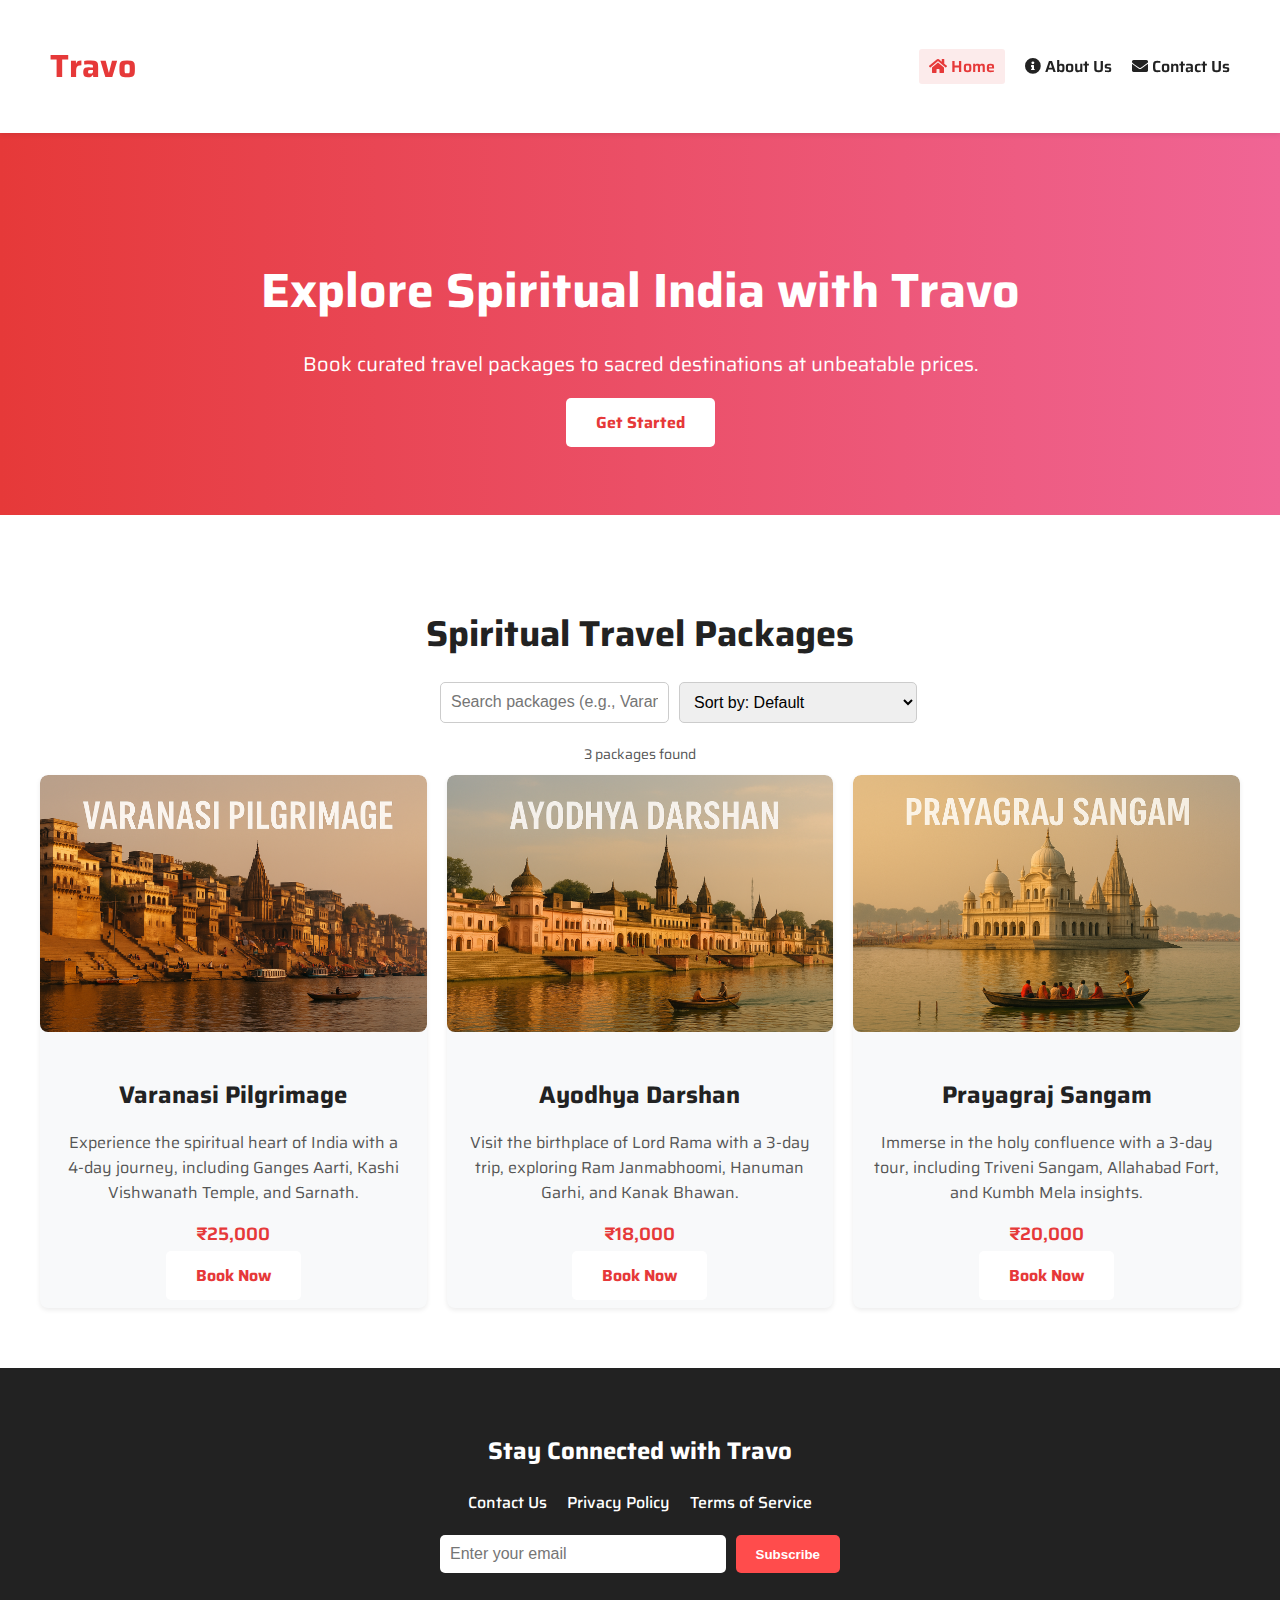
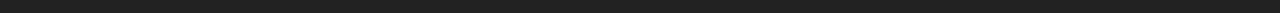
<file: index.html>
<!DOCTYPE html>
<html lang="en">
  <head>
    <meta charset="UTF-8" />
    <meta name="viewport" content="width=device-width, initial-scale=1.0" />
    <meta
      name="description"
      content="Book curated spiritual travel packages to Varanasi, Ayodhya, and Prayagraj with Travo. Affordable prices, sacred destinations, and seamless booking."
    />
    <meta
      property="og:title"
      content="Travo | Book Spiritual Travel Packages"
    />
    <meta
      property="og:description"
      content="Explore sacred destinations in India with Travo's curated travel packages."
    />
    <meta property="og:image" content="/images/og-image.jpg" />
    <meta property="og:url" content="https://www.travo.com" />
    <title>Travo | Book Travel Package</title>
    <link rel="icon" href="./favicon.ico" type="image/x-icon" />

    <!-- Fonts -->
    <link rel="preconnect" href="https://fonts.googleapis.com" />
    <link rel="preconnect" href="https://fonts.gstatic.com" crossorigin />
    <link
      href="https://fonts.googleapis.com/css2?family=Saira:ital,wght@0,100..900;1,100..900&display=swap"
      rel="stylesheet"
    />
    <link
      rel="stylesheet"
      href="https://cdnjs.cloudflare.com/ajax/libs/font-awesome/5.15.1/css/all.min.css"
    />

    <!-- Custom CSS -->
    <link rel="stylesheet" href="./assets/css/_app-6tu7e993jke9dd.css">
  </head>
  <body>
    <header class="header">
      <div class="logo">
        <h1 class="logo-text">Travo</h1>
      </div>
      <button
        class="menu-toggle"
        aria-label="Toggle navigation"
        aria-expanded="false"
        type="button"
      >
        <span></span>
        <span></span>
        <span></span>
      </button>
      <nav class="nav-group" role="navigation" aria-label="Main navigation">
        <a class="nav-link" href="./" aria-current="page"
          ><i class="fas fa-home"></i> Home</a
        >
        <a class="nav-link" href="./about.html"><i class="fas fa-info-circle"></i> About Us</a>
        <a class="nav-link" href="./contact.html"
          ><i class="fas fa-envelope"></i> Contact Us</a
        >
      </nav>
    </header>

    <section class="hero">
      <h2>Explore Spiritual India with Travo</h2>
      <p>
        Book curated travel packages to sacred destinations at unbeatable
        prices.
      </p>
      <a href="#packages" class="cta-button" role="button">Get Started</a>
    </section>

    <section id="packages" class="packages">
      <h2>Spiritual Travel Packages</h2>
      <div class="search-bar">
        <input
          type="text"
          id="package-search"
          placeholder="Search packages (e.g., Varanasi)"
          aria-label="Search travel packages"
        />
        <select id="sort-packages" aria-label="Sort travel packages">
          <option value="default">Sort by: Default</option>
          <option value="price-asc">Sort by: Price (Low to High)</option>
          <option value="price-desc">Sort by: Price (High to Low)</option>
        </select>
      </div>
      <div class="search-results" aria-live="polite"></div>
      <div class="package-grid" id="package-grid"></div>
    </section>

    <footer class="footer">
      <h3>Stay Connected with Travo</h3>
      <div class="footer-links">
        <a href="./contact.html">Contact Us</a>
        <a href="./privacy.html">Privacy Policy</a>
        <a href="./terms.html">Terms of Service</a>
      </div>
      <form class="newsletter-form" id="newsletter-form">
        <input
          type="email"
          placeholder="Enter your email"
          aria-label="Email for newsletter"
          required
          pattern="[^\s@]+@[^\s@]+\.[^\s@]+"
        />
        <button type="submit">Subscribe</button>
      </form>
    </footer>

    <script>
      // Package data array
      const packages = [
        {
          id: "varanasi",
          title: "Varanasi Pilgrimage",
          description:
            "Experience the spiritual heart of India with a 4-day journey, including Ganges Aarti, Kashi Vishwanath Temple, and Sarnath.",
          price: 25000,
          image: "varanasi.png",
          alt: "Sunset view of Ganges River during Varanasi Pilgrimage",
        },
        {
          id: "ayodhya",
          title: "Ayodhya Darshan",
          description:
            "Visit the birthplace of Lord Rama with a 3-day trip, exploring Ram Janmabhoomi, Hanuman Garhi, and Kanak Bhawan.",
          price: 18000,
          image: "ayodhya.png",
          alt: "Ram Janmabhoomi temple during Ayodhya Darshan",
        },
        {
          id: "prayagraj",
          title: "Prayagraj Sangam",
          description:
            "Immerse in the holy confluence with a 3-day tour, including Triveni Sangam, Allahabad Fort, and Kumbh Mela insights.",
          price: 20000,
          image: "prayagraj.png",
          alt: "Triveni Sangam confluence during Prayagraj tour",
        },
      ];

      // DOM elements
      const menuToggle = document.querySelector(".menu-toggle");
      const navGroup = document.querySelector(".nav-group");
      const navLinks = document.querySelectorAll(".nav-link");
      const newsletterForm = document.querySelector("#newsletter-form");
      const packageGrid = document.querySelector("#package-grid");
      const searchInput = document.querySelector("#package-search");
      const sortSelect = document.querySelector("#sort-packages");
      const searchResults = document.querySelector(".search-results");

      // Fallback image
      const fallbackImage = "https://placehold.co/300x200?text=Fallback+Image";

      // Debounce function to limit search input handling
      function debounce(func, delay) {
        let timeoutId;
        return (...args) => {
          clearTimeout(timeoutId);
          timeoutId = setTimeout(() => func(...args), delay);
        };
      }

      // Function to close mobile menu
      function closeMenu() {
        menuToggle.setAttribute("aria-expanded", "false");
        menuToggle.classList.remove("active");
        navGroup.classList.remove("active");
        document.removeEventListener("keydown", handleKeydown);
      }

      // Focus trapping for mobile menu
      function trapFocus() {
        const focusableElements = navGroup.querySelectorAll("a");
        const firstFocusable = focusableElements[0];
        const lastFocusable = focusableElements[focusableElements.length - 1];

        navGroup.addEventListener("keydown", (e) => {
          if (e.key === "Tab") {
            if (e.shiftKey && document.activeElement === firstFocusable) {
              e.preventDefault();
              lastFocusable.focus();
            } else if (
              !e.shiftKey &&
              document.activeElement === lastFocusable
            ) {
              e.preventDefault();
              firstFocusable.focus();
            }
          }
        });
      }

      // Handle Esc key to close menu
      function handleKeydown(e) {
        if (e.key === "Escape") {
          closeMenu();
          menuToggle.focus();
        }
      }

      // Function to render packages
      function renderPackages(packageList) {
        packageGrid.innerHTML = "";
        packageList.forEach((pkg) => {
          const card = document.createElement("div");
          card.classList.add("package-card");
          card.innerHTML = `
            <img 
              src="./assets/img/${pkg.image}" 
              alt="${pkg.alt}" 
              class="home-package-image" 
              loading="lazy" 
              onerror="this.src='${fallbackImage}'"
            />
            <div class="package-content">
              <h3>${pkg.title}</h3>
              <p>${pkg.description}</p>
              <div class="price">₹${pkg.price.toLocaleString("en-IN")}</div>
              <a href="./book/${pkg.id}.html" class="cta-button">Book Now</a>
            </div>
          `;
          packageGrid.appendChild(card);
        });

        // Update search results message
        searchResults.textContent = `${packageList.length} package${
          packageList.length !== 1 ? "s" : ""
        } found`;

        // Add event listeners to dynamically created book buttons
        const bookButtons = document.querySelectorAll(
          ".package-card .cta-button"
        );
        bookButtons.forEach((button) => {
          button.addEventListener("click", (e) => {
            e.preventDefault();
            const packageName = button
              .closest(".package-content")
              .querySelector("h3").textContent;
            window.location.href = `${
              e.target.href
            }?package=${encodeURIComponent(packageName)}`;
          });
        });
      }

      // Function to sort and filter packages
      function updatePackages() {
        let filteredPackages = [...packages];
        const searchTerm = searchInput.value.toLowerCase();
        if (searchTerm) {
          filteredPackages = filteredPackages.filter((pkg) =>
            pkg.title.toLowerCase().includes(searchTerm)
          );
        }

        const sortValue = sortSelect.value;
        if (sortValue === "price-asc") {
          filteredPackages.sort((a, b) => a.price - b.price);
        } else if (sortValue === "price-desc") {
          filteredPackages.sort((a, b) => b.price - a.price);
        }

        renderPackages(filteredPackages);
      }

      // Initial render of all packages
      renderPackages(packages);

      // Search and sort event listeners
      if (searchInput) {
        const debouncedUpdate = debounce(updatePackages, 300);
        searchInput.addEventListener("input", debouncedUpdate);
      }
      if (sortSelect) {
        sortSelect.addEventListener("change", updatePackages);
      }

      // Hamburger menu toggle and focus management
      if (menuToggle && navGroup) {
        menuToggle.addEventListener("click", () => {
          const isExpanded =
            menuToggle.getAttribute("aria-expanded") === "true";
          menuToggle.setAttribute("aria-expanded", !isExpanded);
          menuToggle.classList.toggle("active");
          navGroup.classList.toggle("active");
          if (!isExpanded) {
            trapFocus();
            document.addEventListener("keydown", handleKeydown);
            navLinks[0].focus();
          } else {
            document.removeEventListener("keydown", handleKeydown);
          }
        });

        // Close menu on nav link click
        navLinks.forEach((link) => {
          link.addEventListener("click", () => {
            if (navGroup.classList.contains("active")) {
              closeMenu();
            }
          });
        });
      }

      // Newsletter form submission with simulated API call
      if (newsletterForm) {
        newsletterForm.addEventListener("submit", async (e) => {
          e.preventDefault();
          const email = newsletterForm.querySelector("input").value;
          const submitButton = newsletterForm.querySelector("button");
          const emailRegex = /^[^\s@]+@[^\s@]+\.[^\s@]+$/;
          const existingMessage = newsletterForm.querySelector(".form-message");
          if (existingMessage) existingMessage.remove();

          const message = document.createElement("p");
          message.classList.add("form-message");
          newsletterForm.appendChild(message);

          if (!emailRegex.test(email)) {
            message.textContent = "Please enter a valid email.";
            message.style.color = "red";
            setTimeout(() => message.remove(), 3000);
            return;
          }

          submitButton.textContent = "Subscribing...";
          submitButton.disabled = true;

          try {
            // Simulate API call (replace with real endpoint in production)
            const response = await new Promise((resolve) =>
              setTimeout(() => resolve({ ok: true }), 1000)
            );
            if (response.ok) {
              message.textContent = "Thank you for subscribing!";
              message.style.color = "green";
              newsletterForm.reset();
            } else {
              message.textContent = "Subscription failed. Please try again.";
              message.style.color = "red";
            }
            setTimeout(() => message.remove(), 3000);
          } catch (error) {
            message.textContent = "An error occurred. Please try again later.";
            message.style.color = "red";
            setTimeout(() => message.remove(), 3000);
          } finally {
            submitButton.textContent = "Subscribe";
            submitButton.disabled = false;
          }
        });
      }
    </script>
  </body>
</html>
</file>
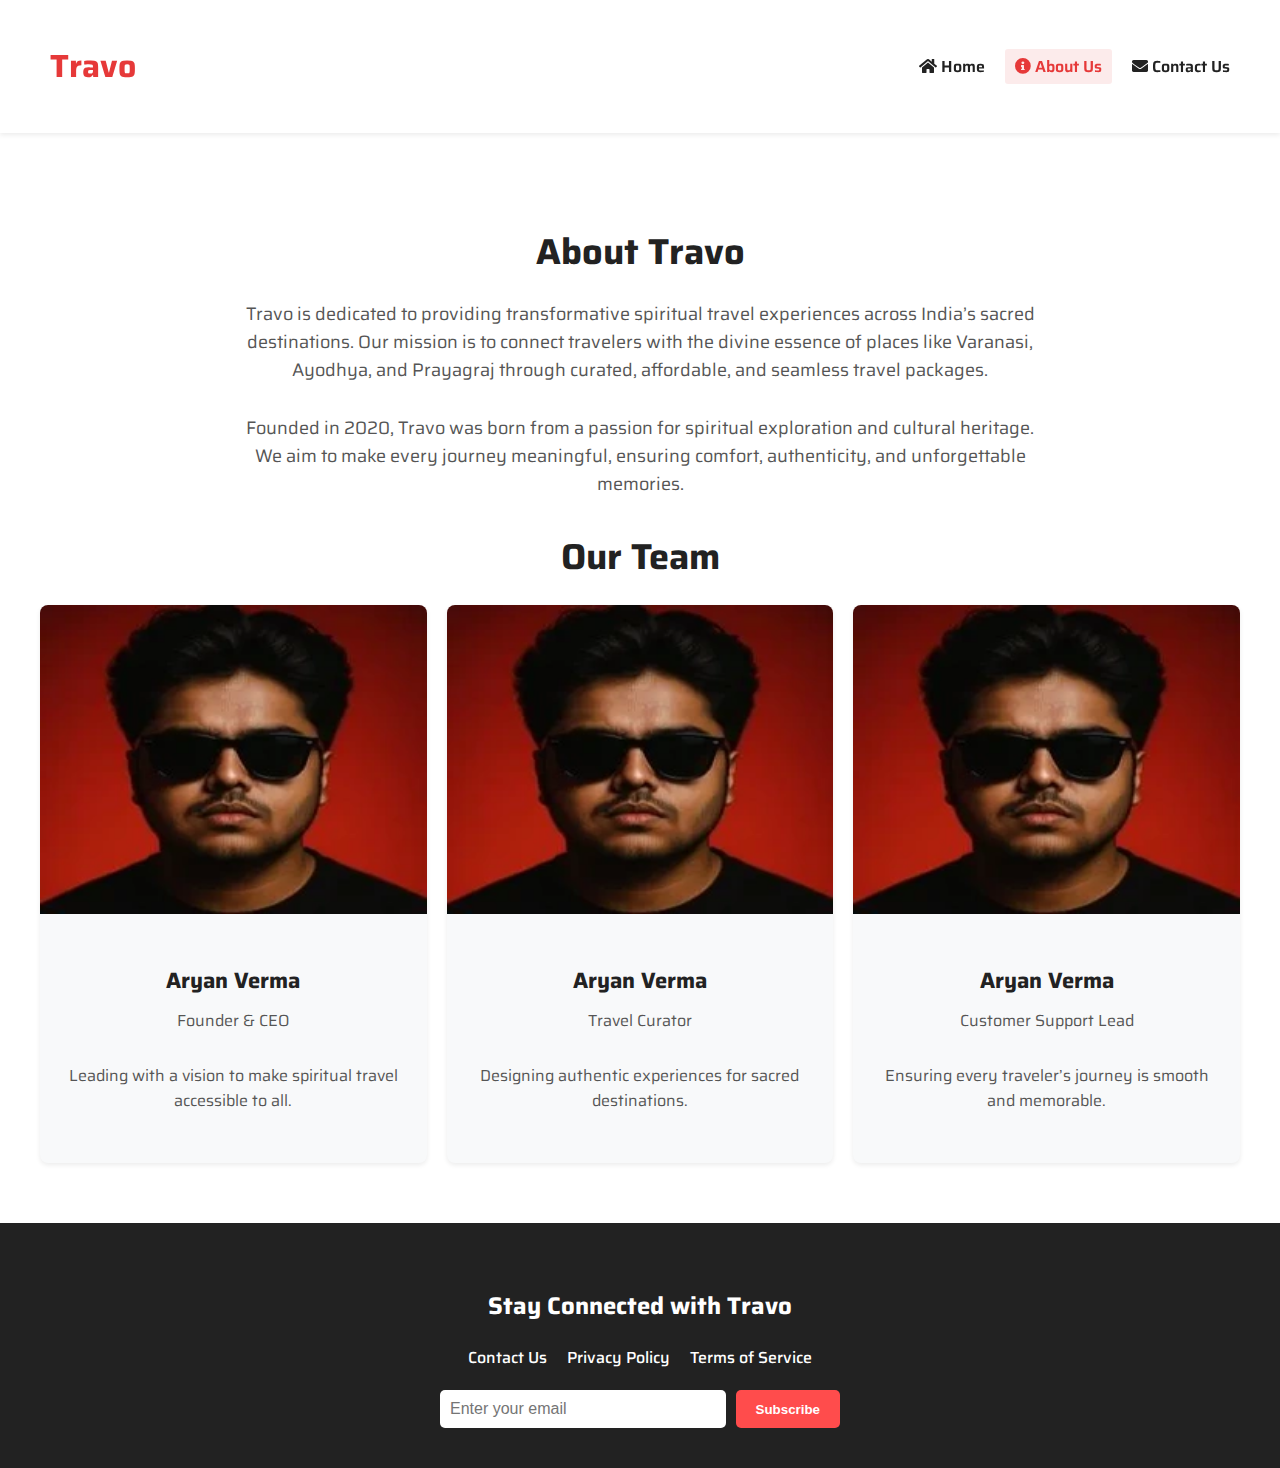
<file: about.html>
<!DOCTYPE html>
<html lang="en">
  <head>
    <meta charset="UTF-8" />
    <meta name="viewport" content="width=device-width, initial-scale=1.0" />
    <meta
      name="description"
      content="Learn about Travo, your trusted partner for spiritual travel packages to sacred destinations in India."
    />
    <meta property="og:title" content="Travo | About Us" />
    <meta
      property="og:description"
      content="Discover Travo's mission, vision, and team dedicated to curating spiritual travel experiences."
    />
    <meta property="og:image" content="/images/og-image.jpg" />
    <meta property="og:url" content="https://www.travo.com/about.html" />
    <title>Travo | About Us</title>
    <link rel="icon" href="/favicon.ico" type="image/x-icon" />

    <!-- Fonts -->
    <link rel="preconnect" href="https://fonts.googleapis.com" />
    <link rel="preconnect" href="https://fonts.gstatic.com" crossorigin />
    <link
      href="https://fonts.googleapis.com/css2?family=Saira:ital,wght@0,100..900;1,100..900&display=swap"
      rel="stylesheet"
    />
    <link
      rel="stylesheet"
      href="https://cdnjs.cloudflare.com/ajax/libs/font-awesome/5.15.1/css/all.min.css"
    />

    <!-- Custom CSS -->
    <link rel="stylesheet" href="assets/css/_app-6tu7e993jke9dd.css" />
  </head>
  <body>
    <header class="header">
      <div class="logo">
        <h1 class="logo-text">Travo</h1>
      </div>
      <button
        class="menu-toggle"
        aria-label="Toggle navigation"
        aria-expanded="false"
        type="button"
      >
        <span></span>
        <span></span>
        <span></span>
      </button>
      <nav class="nav-group" role="navigation" aria-label="Main navigation">
        <a class="nav-link" href="./"><i class="fas fa-home"></i> Home</a>
        <a class="nav-link" href="/about.html" aria-current="page"
          ><i class="fas fa-info-circle"></i> About Us</a
        >
        <a class="nav-link" href="/contact.html"
          ><i class="fas fa-envelope"></i> Contact Us</a
        >
      </nav>
    </header>

    <section class="about-section">
      <h2>About Travo</h2>
      <p>
        Travo is dedicated to providing transformative spiritual travel
        experiences across India’s sacred destinations. Our mission is to
        connect travelers with the divine essence of places like Varanasi,
        Ayodhya, and Prayagraj through curated, affordable, and seamless travel
        packages.
      </p>
      <p>
        Founded in 2020, Travo was born from a passion for spiritual exploration
        and cultural heritage. We aim to make every journey meaningful, ensuring
        comfort, authenticity, and unforgettable memories.
      </p>
      <h2>Our Team</h2>
      <div class="team-grid">
        <div class="team-card">
          <img
            src="./assets/team/img/aryan.webp"
            alt="Team member profile"
            class="team-image"
            loading="lazy"
            onerror="this.src='https://placehold.co/250x200?text=Team+Member'"
          />
          <div class="team-content">
            <h3>Aryan Verma</h3>
            <p>Founder & CEO</p>
            <p>
              Leading with a vision to make spiritual travel accessible to all.
            </p>
          </div>
        </div>
        <div class="team-card">
          <img
            src="./assets/team/img/aryan.webp"
            alt="Team member profile"
            class="team-image"
            loading="lazy"
            onerror="this.src='https://placehold.co/250x200?text=Team+Member'"
          />
          <div class="team-content">
            <h3>Aryan Verma</h3>
            <p>Travel Curator</p>
            <p>Designing authentic experiences for sacred destinations.</p>
          </div>
        </div>
        <div class="team-card">
          <img
            src="./assets/team/img/aryan.webp"
            alt="Team member profile"
            class="team-image"
            loading="lazy"
            onerror="this.src='https://placehold.co/250x200?text=Team+Member'"
          />
          <div class="team-content">
            <h3>Aryan Verma</h3>
            <p>Customer Support Lead</p>
            <p>Ensuring every traveler’s journey is smooth and memorable.</p>
          </div>
        </div>
      </div>
    </section>

    <footer class="footer">
      <h3>Stay Connected with Travo</h3>
      <div class="footer-links">
        <a href="/contact.html">Contact Us</a>
        <a href="/privacy.html">Privacy Policy</a>
        <a href="/terms.html">Terms of Service</a>
      </div>
      <form class="newsletter-form" id="newsletter-form">
        <input
          type="email"
          placeholder="Enter your email"
          aria-label="Email for newsletter"
          required
          pattern="[^\s@]+@[^\s@]+\.[^\s@]+"
        />
        <button type="submit">Subscribe</button>
      </form>
    </footer>

    <script>
      // DOM elements
      const menuToggle = document.querySelector(".menu-toggle");
      const navGroup = document.querySelector(".nav-group");
      const navLinks = document.querySelectorAll(".nav-link");
      const newsletterForm = document.querySelector("#newsletter-form");

      // Function to close mobile menu
      function closeMenu() {
        menuToggle.setAttribute("aria-expanded", "false");
        menuToggle.classList.remove("active");
        navGroup.classList.remove("active");
        document.removeEventListener("keydown", handleKeydown);
      }

      // Focus trapping for mobile menu
      function trapFocus() {
        const focusableElements = navGroup.querySelectorAll("a");
        const firstFocusable = focusableElements[0];
        const lastFocusable = focusableElements[focusableElements.length - 1];

        navGroup.addEventListener("keydown", (e) => {
          if (e.key === "Tab") {
            if (e.shiftKey && document.activeElement === firstFocusable) {
              e.preventDefault();
              lastFocusable.focus();
            } else if (
              !e.shiftKey &&
              document.activeElement === lastFocusable
            ) {
              e.preventDefault();
              firstFocusable.focus();
            }
          }
        });
      }

      // Handle Esc key to close menu
      function handleKeydown(e) {
        if (e.key === "Escape") {
          closeMenu();
          menuToggle.focus();
        }
      }

      // Hamburger menu toggle and focus management
      if (menuToggle && navGroup) {
        menuToggle.addEventListener("click", () => {
          const isExpanded =
            menuToggle.getAttribute("aria-expanded") === "true";
          menuToggle.setAttribute("aria-expanded", !isExpanded);
          menuToggle.classList.toggle("active");
          navGroup.classList.toggle("active");
          if (!isExpanded) {
            trapFocus();
            document.addEventListener("keydown", handleKeydown);
            navLinks[0].focus();
          } else {
            document.removeEventListener("keydown", handleKeydown);
          }
        });

        // Close menu on nav link click
        navLinks.forEach((link) => {
          link.addEventListener("click", () => {
            if (navGroup.classList.contains("active")) {
              closeMenu();
            }
          });
        });
      }

      // Newsletter form submission with simulated API call
      if (newsletterForm) {
        newsletterForm.addEventListener("submit", async (e) => {
          e.preventDefault();
          const email = newsletterForm.querySelector("input").value;
          const submitButton = newsletterForm.querySelector("button");
          const emailRegex = /^[^\s@]+@[^\s@]+\.[^\s@]+$/;
          const existingMessage = newsletterForm.querySelector(".form-message");
          if (existingMessage) existingMessage.remove();

          const message = document.createElement("p");
          message.classList.add("form-message");
          newsletterForm.appendChild(message);

          if (!emailRegex.test(email)) {
            message.textContent = "Please enter a valid email.";
            message.style.color = "red";
            setTimeout(() => message.remove(), 3000);
            return;
          }

          submitButton.textContent = "Subscribing...";
          submitButton.disabled = true;

          try {
            const response = await new Promise((resolve) =>
              setTimeout(() => resolve({ ok: true }), 1000)
            );
            if (response.ok) {
              message.textContent = "Thank you for subscribing!";
              message.style.color = "green";
              newsletterForm.reset();
            } else {
              message.textContent = "Subscription failed. Please try again.";
              message.style.color = "red";
            }
            setTimeout(() => message.remove(), 3000);
          } catch (error) {
            message.textContent = "An error occurred. Please try again later.";
            message.style.color = "red";
            setTimeout(() => message.remove(), 3000);
          } finally {
            submitButton.textContent = "Subscribe";
            submitButton.disabled = false;
          }
        });
      }
    </script>
  </body>
</html>
</file>
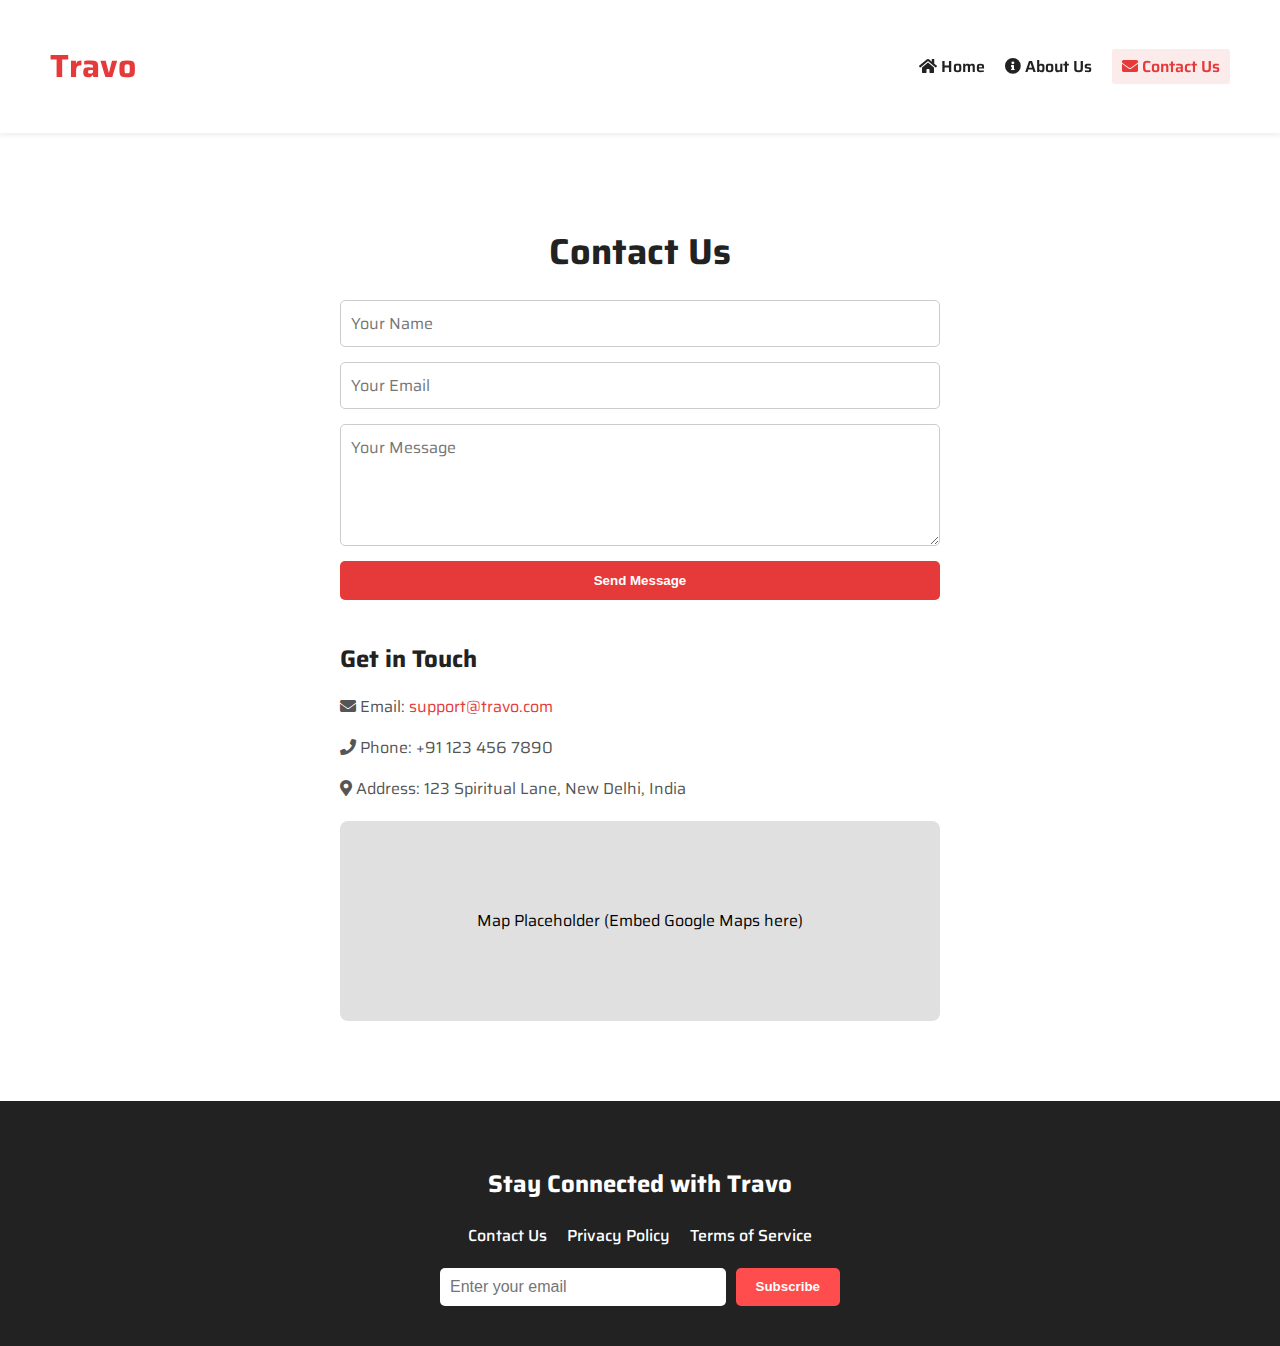
<file: contact.html>
<!DOCTYPE html>
<html lang="en">
  <head>
    <meta charset="UTF-8" />
    <meta name="viewport" content="width=device-width, initial-scale=1.0" />
    <meta
      name="description"
      content="Contact Travo for inquiries about spiritual travel packages to Varanasi, Ayodhya, and Prayagraj."
    />
    <meta property="og:title" content="Travo | Contact Us" />
    <meta
      property="og:description"
      content="Get in touch with Travo for support or inquiries about your spiritual travel journey."
    />
    <meta property="og:image" content="/images/og-image.jpg" />
    <meta property="og:url" content="https://www.travo.com/contact.html" />
    <title>Travo | Contact Us</title>
    <link rel="icon" href="./favicon.ico" type="image/x-icon" />

    <!-- Fonts -->
    <link rel="preconnect" href="https://fonts.googleapis.com" />
    <link rel="preconnect" href="https://fonts.gstatic.com" crossorigin />
    <link
      href="https://fonts.googleapis.com/css2?family=Saira:ital,wght@0,100..900;1,100..900&display=swap"
      rel="stylesheet"
    />
    <link
      rel="stylesheet"
      href="https://cdnjs.cloudflare.com/ajax/libs/font-awesome/5.15.1/css/all.min.css"
    />

    <!-- Custom CSS -->
    <link rel="stylesheet" href="./assets/css/_app-6tu7e993jke9dd.css">
  </head>
  <body>
    <header class="header">
      <div class="logo">
        <h1 class="logo-text">Travo</h1>
      </div>
      <button
        class="menu-toggle"
        aria-label="Toggle navigation"
        aria-expanded="false"
        type="button"
      >
        <span></span>
        <span></span>
        <span></span>
      </button>
      <nav class="nav-group" role="navigation" aria-label="Main navigation">
        <a class="nav-link" href="./"><i class="fas fa-home"></i> Home</a>
        <a class="nav-link" href="./about.html"
          ><i class="fas fa-info-circle"></i> About Us</a
        >
        <a class="nav-link" href="./contact.html" aria-current="page"
          ><i class="fas fa-envelope"></i> Contact Us</a
        >
      </nav>
    </header>

    <section class="contact-section">
      <h2>Contact Us</h2>
      <form class="contact-form" id="contact-form">
        <input
          type="text"
          placeholder="Your Name"
          aria-label="Your name"
          required
        />
        <input
          type="email"
          placeholder="Your Email"
          aria-label="Your email"
          required
          pattern="[^\s@]+@[^\s@]+\.[^\s@]+"
        />
        <textarea
          placeholder="Your Message"
          aria-label="Your message"
          required
        ></textarea>
        <button type="submit">Send Message</button>
      </form>
      <div class="contact-details">
        <h3>Get in Touch</h3>
        <p>
          <i class="fas fa-envelope"></i> Email:
          <a href="mailto:support@travo.com">support@travo.com</a>
        </p>
        <p><i class="fas fa-phone"></i> Phone: +91 123 456 7890</p>
        <p>
          <i class="fas fa-map-marker-alt"></i> Address: 123 Spiritual Lane, New
          Delhi, India
        </p>
      </div>
      <div class="map-placeholder">
        <p>Map Placeholder (Embed Google Maps here)</p>
      </div>
    </section>

    <footer class="footer">
      <h3>Stay Connected with Travo</h3>
      <div class="footer-links">
        <a href="./contact.html">Contact Us</a>
        <a href="./privacy.html">Privacy Policy</a>
        <a href="./terms.html">Terms of Service</a>
      </div>
      <form class="newsletter-form" id="newsletter-form">
        <input
          type="email"
          placeholder="Enter your email"
          aria-label="Email for newsletter"
          required
          pattern="[^\s@]+@[^\s@]+\.[^\s@]+"
        />
        <button type="submit">Subscribe</button>
      </form>
    </footer>

    <script>
      // DOM elements
      const menuToggle = document.querySelector(".menu-toggle");
      const navGroup = document.querySelector(".nav-group");
      const navLinks = document.querySelectorAll(".nav-link");
      const contactForm = document.querySelector("#contact-form");
      const newsletterForm = document.querySelector("#newsletter-form");

      // Function to close mobile menu
      function closeMenu() {
        menuToggle.setAttribute("aria-expanded", "false");
        menuToggle.classList.remove("active");
        navGroup.classList.remove("active");
        document.removeEventListener("keydown", handleKeydown);
      }

      // Focus trapping for mobile menu
      function trapFocus() {
        const focusableElements = navGroup.querySelectorAll("a");
        const firstFocusable = focusableElements[0];
        const lastFocusable = focusableElements[focusableElements.length - 1];

        navGroup.addEventListener("keydown", (e) => {
          if (e.key === "Tab") {
            if (e.shiftKey && document.activeElement === firstFocusable) {
              e.preventDefault();
              lastFocusable.focus();
            } else if (
              !e.shiftKey &&
              document.activeElement === lastFocusable
            ) {
              e.preventDefault();
              firstFocusable.focus();
            }
          }
        });
      }

      // Handle Esc key to close menu
      function handleKeydown(e) {
        if (e.key === "Escape") {
          closeMenu();
          menuToggle.focus();
        }
      }

      // Hamburger menu toggle and focus management
      if (menuToggle && navGroup) {
        menuToggle.addEventListener("click", () => {
          const isExpanded =
            menuToggle.getAttribute("aria-expanded") === "true";
          menuToggle.setAttribute("aria-expanded", !isExpanded);
          menuToggle.classList.toggle("active");
          navGroup.classList.toggle("active");
          if (!isExpanded) {
            trapFocus();
            document.addEventListener("keydown", handleKeydown);
            navLinks[0].focus();
          } else {
            document.removeEventListener("keydown", handleKeydown);
          }
        });

        // Close menu on nav link click
        navLinks.forEach((link) => {
          link.addEventListener("click", () => {
            if (navGroup.classList.contains("active")) {
              closeMenu();
            }
          });
        });
      }

      // Contact form submission with simulated API call
      if (contactForm) {
        contactForm.addEventListener("submit", async (e) => {
          e.preventDefault();
          const name = contactForm.querySelector("input[type='text']").value;
          const email = contactForm.querySelector("input[type='email']").value;
          const messageText = contactForm.querySelector("textarea").value;
          const submitButton = contactForm.querySelector("button");
          const emailRegex = /^[^\s@]+@[^\s@]+\.[^\s@]+$/;
          const existingMessage = contactForm.querySelector(".form-message");
          if (existingMessage) existingMessage.remove();

          const message = document.createElement("p");
          message.classList.add("form-message");
          contactForm.appendChild(message);

          if (!name || !emailRegex.test(email) || !messageText) {
            message.textContent =
              "Please fill all fields with valid information.";
            message.style.color = "red";
            setTimeout(() => message.remove(), 3000);
            return;
          }

          submitButton.textContent = "Sending...";
          submitButton.disabled = true;

          try {
            const response = await new Promise((resolve) =>
              setTimeout(() => resolve({ ok: true }), 1000)
            );
            if (response.ok) {
              message.textContent = "Message sent successfully!";
              message.style.color = "green";
              contactForm.reset();
            } else {
              message.textContent = "Failed to send message. Please try again.";
              message.style.color = "red";
            }
            setTimeout(() => message.remove(), 3000);
          } catch (error) {
            message.textContent = "An error occurred. Please try again later.";
            message.style.color = "red";
            setTimeout(() => message.remove(), 3000);
          } finally {
            submitButton.textContent = "Send Message";
            submitButton.disabled = false;
          }
        });
      }

      // Newsletter form submission with simulated API call
      if (newsletterForm) {
        newsletterForm.addEventListener("submit", async (e) => {
          e.preventDefault();
          const email = newsletterForm.querySelector("input").value;
          const submitButton = newsletterForm.querySelector("button");
          const emailRegex = /^[^\s@]+@[^\s@]+\.[^\s@]+$/;
          const existingMessage = newsletterForm.querySelector(".form-message");
          if (existingMessage) existingMessage.remove();

          const message = document.createElement("p");
          message.classList.add("form-message");
          newsletterForm.appendChild(message);

          if (!emailRegex.test(email)) {
            message.textContent = "Please enter a valid email.";
            message.style.color = "red";
            setTimeout(() => message.remove(), 3000);
            return;
          }

          submitButton.textContent = "Subscribing...";
          submitButton.disabled = true;

          try {
            const response = await new Promise((resolve) =>
              setTimeout(() => resolve({ ok: true }), 1000)
            );
            if (response.ok) {
              message.textContent = "Thank you for subscribing!";
              message.style.color = "green";
              newsletterForm.reset();
            } else {
              message.textContent = "Subscription failed. Please try again.";
              message.style.color = "red";
            }
            setTimeout(() => message.remove(), 3000);
          } catch (error) {
            message.textContent = "An error occurred. Please try again later.";
            message.style.color = "red";
            setTimeout(() => message.remove(), 3000);
          } finally {
            submitButton.textContent = "Subscribe";
            submitButton.disabled = false;
          }
        });
      }
    </script>
  </body>
</html>
</file>
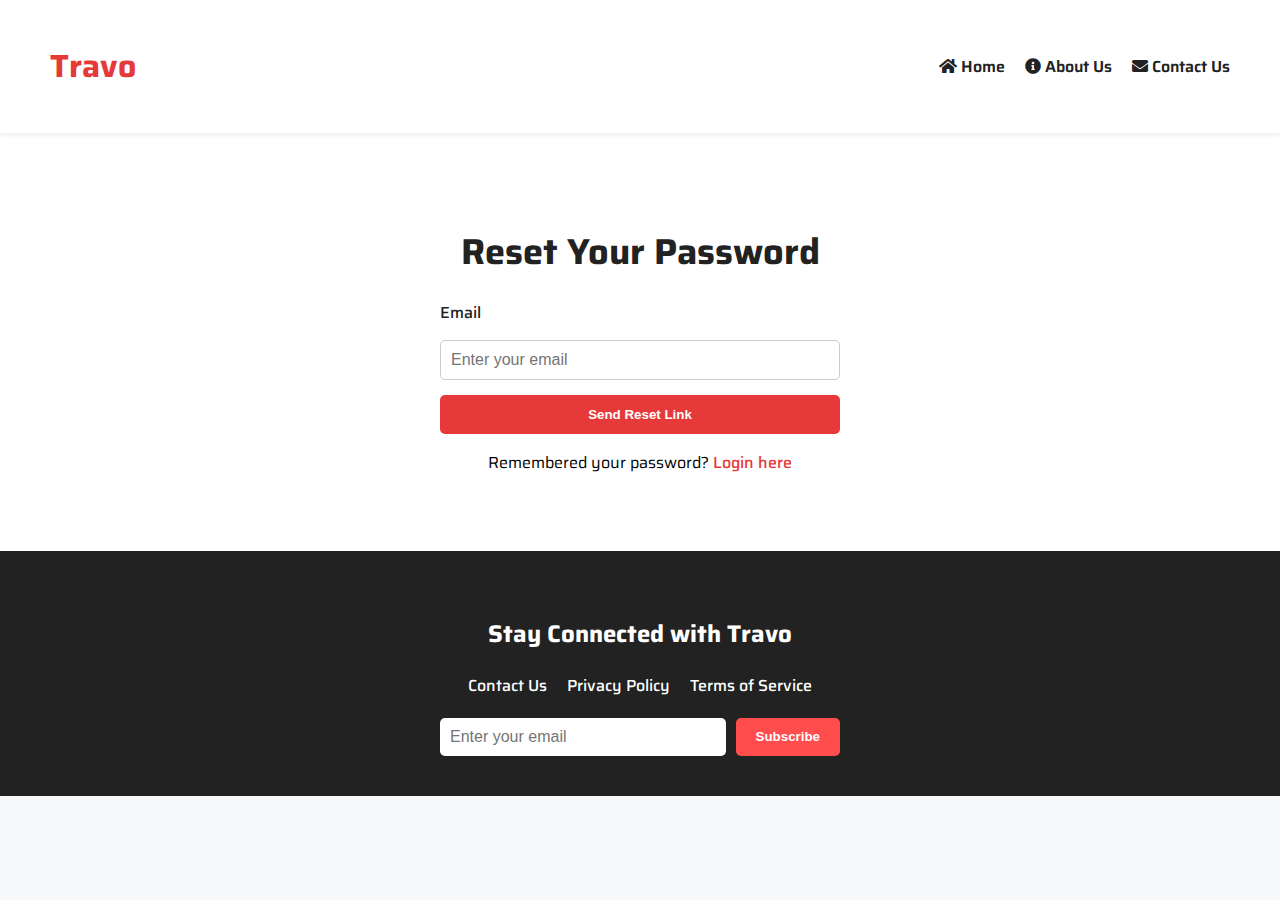
<file: forgot-password.html>
<!DOCTYPE html>
<html lang="en">
  <head>
    <meta charset="UTF-8" />
    <meta name="viewport" content="width=device-width, initial-scale=1.0" />
    <meta
      name="description"
      content="Reset your Travo account password to continue booking spiritual travel packages to sacred destinations in India."
    />
    <meta property="og:title" content="Travo | Forgot Password" />
    <meta
      property="og:description"
      content="Request a password reset link to regain access to your Travo account."
    />
    <meta property="og:image" content="/images/og-image.jpg" />
    <meta property="og:url" content="https://www.travo.com/forgot-password" />
    <title>Travo | Forgot Password</title>
    <link rel="icon" href="/favicon.ico" type="image/x-icon" />

    <!-- Fonts -->
    <link rel="preconnect" href="https://fonts.googleapis.com" />
    <link rel="preconnect" href="https://fonts.gstatic.com" crossorigin />
    <link
      href="https://fonts.googleapis.com/css2?family=Saira:ital,wght@0,100..900;1,100..900&display=swap"
      rel="stylesheet"
    />
    <link
      rel="stylesheet"
      href="https://cdnjs.cloudflare.com/ajax/libs/font-awesome/5.15.1/css/all.min.css"
    />

    <!-- Custom CSS -->
    <link rel="stylesheet" href="assets/css/_app-6tu7e993jke9dd.css" />
  </head>
  <body>
    <header class="header">
      <div class="logo">
        <h1 class="logo-text">Travo</h1>
      </div>
      <button
        class="menu-toggle"
        aria-label="Toggle navigation"
        aria-expanded="false"
        type="button"
      >
        <span></span>
        <span></span>
        <span></span>
      </button>
      <nav class="nav-group" role="navigation" aria-label="Main navigation">
        <a class="nav-link" href="./"><i class="fas fa-home"></i> Home</a>
        <a class="nav-link" href="/about.html"
          ><i class="fas fa-info-circle"></i> About Us</a
        >
        <a class="nav-link" href="/contact.html"
          ><i class="fas fa-envelope"></i> Contact Us</a
        >
      </nav>
    </header>

    <section class="form-section">
      <h2>Reset Your Password</h2>
      <div class="form-container">
        <form id="forgot-password-form">
          <label for="email">Email</label>
          <input
            type="email"
            id="email"
            placeholder="Enter your email"
            aria-label="Email"
            required
            pattern="[^\s@]+@[^\s@]+\.[^\s@]+"
          />
          <button type="submit">Send Reset Link</button>
        </form>
        <div class="form-links">
          <p>Remembered your password? <a href="/login.html">Login here</a></p>
        </div>
        <p class="form-message"></p>
      </div>
    </section>

    <footer class="footer">
      <h3>Stay Connected with Travo</h3>
      <div class="footer-links">
        <a href="/contact.html">Contact Us</a>
        <a href="/privacy.html">Privacy Policy</a>
        <a href="/terms.html">Terms of Service</a>
      </div>
      <form class="newsletter-form" id="newsletter-form">
        <input
          type="email"
          placeholder="Enter your email"
          aria-label="Email for newsletter"
          required
          pattern="[^\s@]+@[^\s@]+\.[^\s@]+"
        />
        <button type="submit">Subscribe</button>
      </form>
    </footer>

    <script>
      // DOM elements
      const menuToggle = document.querySelector(".menu-toggle");
      const navGroup = document.querySelector(".nav-group");
      const navLinks = document.querySelectorAll(".nav-link");
      const forgotPasswordForm = document.querySelector(
        "#forgot-password-form"
      );
      const newsletterForm = document.querySelector("#newsletter-form");

      // Function to close mobile menu
      function closeMenu() {
        menuToggle.setAttribute("aria-expanded", "false");
        menuToggle.classList.remove("active");
        navGroup.classList.remove("active");
        document.removeEventListener("keydown", handleKeydown);
      }

      // Focus trapping for mobile menu
      function trapFocus() {
        const focusableElements = navGroup.querySelectorAll("a");
        const firstFocusable = focusableElements[0];
        const lastFocusable = focusableElements[focusableElements.length - 1];

        navGroup.addEventListener("keydown", (e) => {
          if (e.key === "Tab") {
            if (e.shiftKey && document.activeElement === firstFocusable) {
              e.preventDefault();
              lastFocusable.focus();
            } else if (
              !e.shiftKey &&
              document.activeElement === lastFocusable
            ) {
              e.preventDefault();
              firstFocusable.focus();
            }
          }
        });
      }

      // Handle Esc key to close menu
      function handleKeydown(e) {
        if (e.key === "Escape") {
          closeMenu();
          menuToggle.focus();
        }
      }

      // Hamburger menu toggle and focus management
      if (menuToggle && navGroup) {
        menuToggle.addEventListener("click", () => {
          const isExpanded =
            menuToggle.getAttribute("aria-expanded") === "true";
          menuToggle.setAttribute("aria-expanded", !isExpanded);
          menuToggle.classList.toggle("active");
          navGroup.classList.toggle("active");
          if (!isExpanded) {
            trapFocus();
            document.addEventListener("keydown", handleKeydown);
            navLinks[0].focus();
          } else {
            document.removeEventListener("keydown", handleKeydown);
          }
        });

        // Close menu on nav link click
        navLinks.forEach((link) => {
          link.addEventListener("click", () => {
            if (navGroup.classList.contains("active")) {
              closeMenu();
            }
          });
        });
      }

      // Forgot Password form submission with simulated API call
      if (forgotPasswordForm) {
        forgotPasswordForm.addEventListener("submit", async (e) => {
          e.preventDefault();
          const email = forgotPasswordForm.querySelector("#email").value;
          const submitButton = forgotPasswordForm.querySelector("button");
          const emailRegex = /^[^\s@]+@[^\s@]+\.[^\s@]+$/;
          const existingMessage =
            forgotPasswordForm.querySelector(".form-message");
          if (existingMessage) existingMessage.textContent = "";

          if (!emailRegex.test(email)) {
            forgotPasswordForm.querySelector(".form-message").textContent =
              "Please enter a valid email.";
            forgotPasswordForm.querySelector(".form-message").style.color =
              "red";
            return;
          }

          submitButton.textContent = "Sending...";
          submitButton.disabled = true;

          try {
            const response = await new Promise((resolve) =>
              setTimeout(() => resolve({ ok: true }), 1000)
            );
            if (response.ok) {
              forgotPasswordForm.querySelector(".form-message").textContent =
                "Reset link sent! Redirecting to login...";
              forgotPasswordForm.querySelector(".form-message").style.color =
                "green";
              forgotPasswordForm.reset();
              setTimeout(() => (window.location.href = "/login.html"), 2000);
            } else {
              forgotPasswordForm.querySelector(".form-message").textContent =
                "Failed to send reset link. Please try again.";
              forgotPasswordForm.querySelector(".form-message").style.color =
                "red";
            }
            setTimeout(
              () =>
                (forgotPasswordForm.querySelector(".form-message").textContent =
                  ""),
              3000
            );
          } catch (error) {
            forgotPasswordForm.querySelector(".form-message").textContent =
              "An error occurred. Please try again later.";
            forgotPasswordForm.querySelector(".form-message").style.color =
              "red";
            setTimeout(
              () =>
                (forgotPasswordForm.querySelector(".form-message").textContent =
                  ""),
              3000
            );
          } finally {
            submitButton.textContent = "Send Reset Link";
            submitButton.disabled = false;
          }
        });
      }

      // Newsletter form submission with simulated API call
      if (newsletterForm) {
        newsletterForm.addEventListener("submit", async (e) => {
          e.preventDefault();
          const email = newsletterForm.querySelector("input").value;
          const submitButton = newsletterForm.querySelector("button");
          const emailRegex = /^[^\s@]+@[^\s@]+\.[^\s@]+$/;
          const existingMessage = newsletterForm.querySelector(".form-message");
          if (existingMessage) existingMessage.remove();

          const message = document.createElement("p");
          message.classList.add("form-message");
          newsletterForm.appendChild(message);

          if (!emailRegex.test(email)) {
            message.textContent = "Please enter a valid email.";
            message.style.color = "red";
            setTimeout(() => message.remove(), 3000);
            return;
          }

          submitButton.textContent = "Subscribing...";
          submitButton.disabled = true;

          try {
            const response = await new Promise((resolve) =>
              setTimeout(() => resolve({ ok: true }), 1000)
            );
            if (response.ok) {
              message.textContent = "Thank you for subscribing!";
              message.style.color = "green";
              newsletterForm.reset();
            } else {
              message.textContent = "Subscription failed. Please try again.";
              message.style.color = "red";
            }
            setTimeout(() => message.remove(), 3000);
          } catch (error) {
            message.textContent = "An error occurred. Please try again later.";
            message.style.color = "red";
            setTimeout(() => message.remove(), 3000);
          } finally {
            submitButton.textContent = "Subscribe";
            submitButton.disabled = false;
          }
        });
      }
    </script>
  </body>
</html>
</file>
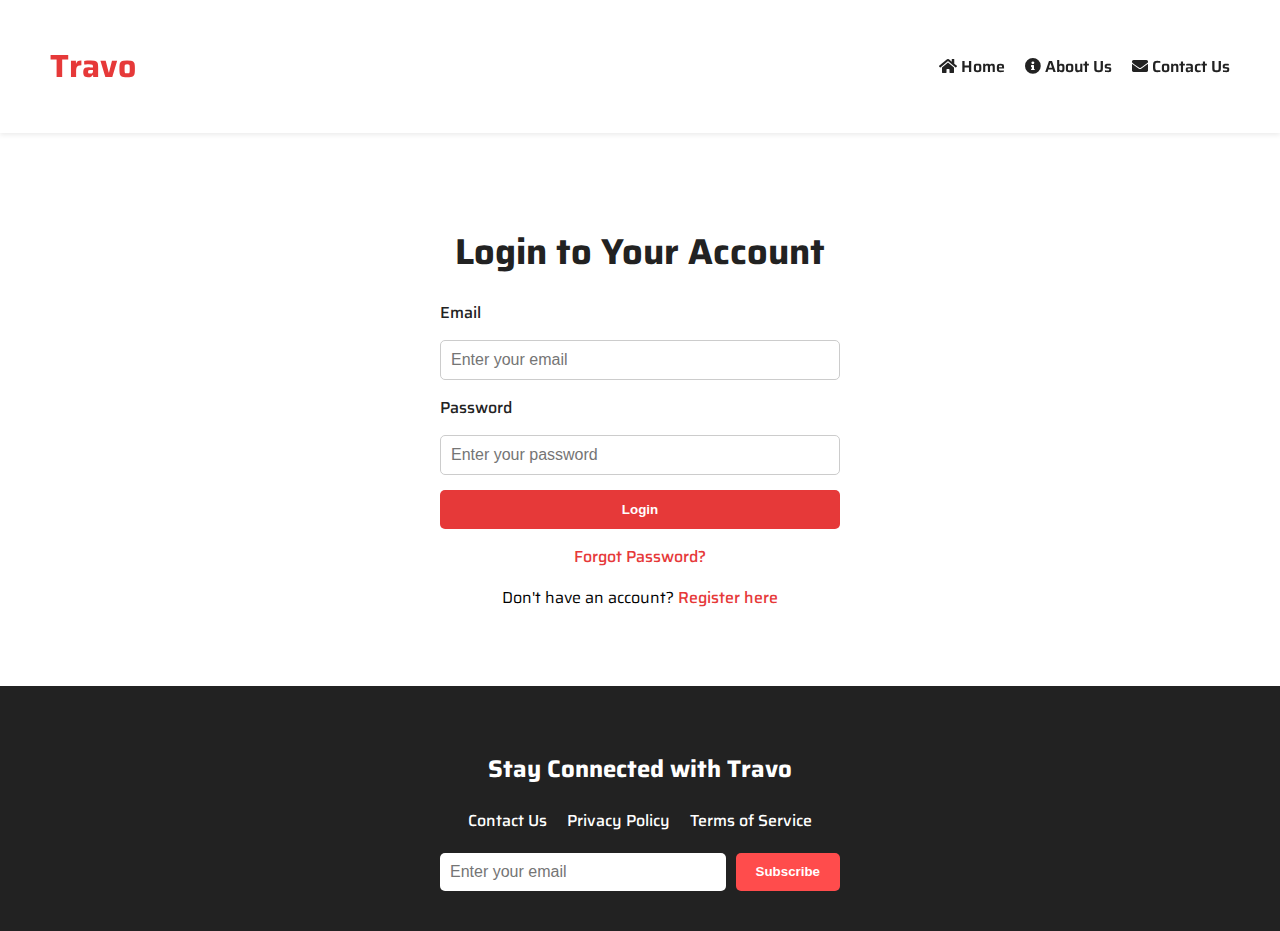
<file: login.html>
<!DOCTYPE html>
<html lang="en">
  <head>
    <meta charset="UTF-8" />
    <meta name="viewport" content="width=device-width, initial-scale=1.0" />
    <meta
      name="description"
      content="Log in to your Travo account to book spiritual travel packages to sacred destinations in India."
    />
    <meta property="og:title" content="Travo | Login" />
    <meta
      property="og:description"
      content="Access your Travo account to explore and book curated spiritual journeys."
    />
    <meta property="og:image" content="/images/og-image.jpg" />
    <meta property="og:url" content="https://www.travo.com/login" />
    <title>Travo | Login</title>
    <link rel="icon" href="/favicon.ico" type="image/x-icon" />

    <!-- Fonts -->
    <link rel="preconnect" href="https://fonts.googleapis.com" />
    <link rel="preconnect" href="https://fonts.gstatic.com" crossorigin />
    <link
      href="https://fonts.googleapis.com/css2?family=Saira:ital,wght@0,100..900;1,100..900&display=swap"
      rel="stylesheet"
    />
    <link
      rel="stylesheet"
      href="https://cdnjs.cloudflare.com/ajax/libs/font-awesome/5.15.1/css/all.min.css"
    />

    <!-- Custom CSS -->
    <link rel="stylesheet" href="assets/css/_app-6tu7e993jke9dd.css">
  </head>
  <body>
    <header class="header">
      <div class="logo">
        <h1 class="logo-text">Travo</h1>
      </div>
      <button
        class="menu-toggle"
        aria-label="Toggle navigation"
        aria-expanded="false"
        type="button"
      >
        <span></span>
        <span></span>
        <span></span>
      </button>
      <nav class="nav-group" role="navigation" aria-label="Main navigation">
        <a class="nav-link" href="./"><i class="fas fa-home"></i> Home</a>
        <a class="nav-link" href="/about.html"
          ><i class="fas fa-info-circle"></i> About Us</a
        >
        <a class="nav-link" href="/contact.html"
          ><i class="fas fa-envelope"></i> Contact Us</a
        >
      </nav>
    </header>

    <section class="form-section">
      <h2>Login to Your Account</h2>
      <div class="form-container">
        <form id="login-form">
          <label for="email">Email</label>
          <input
            type="email"
            id="email"
            placeholder="Enter your email"
            aria-label="Email"
            required
            pattern="[^\s@]+@[^\s@]+\.[^\s@]+"
          />
          <label for="password">Password</label>
          <input
            type="password"
            id="password"
            placeholder="Enter your password"
            aria-label="Password"
            required
            minlength="6"
          />
          <button type="submit">Login</button>
        </form>
        <div class="form-links">
          <a href="/forgot-password.html">Forgot Password?</a>
          <p>Don't have an account? <a href="/register.html">Register here</a></p>
        </div>
        <p class="form-message"></p>
      </div>
    </section>

    <footer class="footer">
      <h3>Stay Connected with Travo</h3>
      <div class="footer-links">
        <a href="/contact.html">Contact Us</a>
        <a href="/privacy.html">Privacy Policy</a>
        <a href="/terms.html">Terms of Service</a>
      </div>
      <form class="newsletter-form" id="newsletter-form">
        <input
          type="email"
          placeholder="Enter your email"
          aria-label="Email for newsletter"
          required
          pattern="[^\s@]+@[^\s@]+\.[^\s@]+"
        />
        <button type="submit">Subscribe</button>
      </form>
    </footer>

    <script>
      // DOM elements
      const menuToggle = document.querySelector(".menu-toggle");
      const navGroup = document.querySelector(".nav-group");
      const navLinks = document.querySelectorAll(".nav-link");
      const loginForm = document.querySelector("#login-form");
      const newsletterForm = document.querySelector("#newsletter-form");

      // Function to close mobile menu
      function closeMenu() {
        menuToggle.setAttribute("aria-expanded", "false");
        menuToggle.classList.remove("active");
        navGroup.classList.remove("active");
        document.removeEventListener("keydown", handleKeydown);
      }

      // Focus trapping for mobile menu
      function trapFocus() {
        const focusableElements = navGroup.querySelectorAll("a");
        const firstFocusable = focusableElements[0];
        const lastFocusable = focusableElements[focusableElements.length - 1];

        navGroup.addEventListener("keydown", (e) => {
          if (e.key === "Tab") {
            if (e.shiftKey && document.activeElement === firstFocusable) {
              e.preventDefault();
              lastFocusable.focus();
            } else if (
              !e.shiftKey &&
              document.activeElement === lastFocusable
            ) {
              e.preventDefault();
              firstFocusable.focus();
            }
          }
        });
      }

      // Handle Esc key to close menu
      function handleKeydown(e) {
        if (e.key === "Escape") {
          closeMenu();
          menuToggle.focus();
        }
      }

      // Hamburger menu toggle and focus management
      if (menuToggle && navGroup) {
        menuToggle.addEventListener("click", () => {
          const isExpanded =
            menuToggle.getAttribute("aria-expanded") === "true";
          menuToggle.setAttribute("aria-expanded", !isExpanded);
          menuToggle.classList.toggle("active");
          navGroup.classList.toggle("active");
          if (!isExpanded) {
            trapFocus();
            document.addEventListener("keydown", handleKeydown);
            navLinks[0].focus();
          } else {
            document.removeEventListener("keydown", handleKeydown);
          }
        });

        // Close menu on nav link click
        navLinks.forEach((link) => {
          link.addEventListener("click", () => {
            if (navGroup.classList.contains("active")) {
              closeMenu();
            }
          });
        });
      }

      // Login form submission with simulated API call
      if (loginForm) {
        loginForm.addEventListener("submit", async (e) => {
          e.preventDefault();
          const email = loginForm.querySelector("#email").value;
          const password = loginForm.querySelector("#password").value;
          const submitButton = loginForm.querySelector("button");
          const emailRegex = /^[^\s@]+@[^\s@]+\.[^\s@]+$/;
          const existingMessage = loginForm.querySelector(".form-message");
          if (existingMessage) existingMessage.textContent = "";

          if (!emailRegex.test(email)) {
            loginForm.querySelector(".form-message").textContent =
              "Please enter a valid email.";
            loginForm.querySelector(".form-message").style.color = "red";
            return;
          }

          if (password.length < 6) {
            loginForm.querySelector(".form-message").textContent =
              "Password must be at least 6 characters.";
            loginForm.querySelector(".form-message").style.color = "red";
            return;
          }

          submitButton.textContent = "Logging in...";
          submitButton.disabled = true;

          try {
            const response = await new Promise((resolve) =>
              setTimeout(() => resolve({ ok: true }), 1000)
            );
            if (response.ok) {
              loginForm.querySelector(".form-message").textContent =
                "Login successful! Redirecting...";
              loginForm.querySelector(".form-message").style.color = "green";
              loginForm.reset();
              setTimeout(() => (window.location.href = "/"), 2000);
            } else {
              loginForm.querySelector(".form-message").textContent =
                "Login failed. Please check your credentials.";
              loginForm.querySelector(".form-message").style.color = "red";
            }
            setTimeout(
              () => (loginForm.querySelector(".form-message").textContent = ""),
              3000
            );
          } catch (error) {
            loginForm.querySelector(".form-message").textContent =
              "An error occurred. Please try again later.";
            loginForm.querySelector(".form-message").style.color = "red";
            setTimeout(
              () => (loginForm.querySelector(".form-message").textContent = ""),
              3000
            );
          } finally {
            submitButton.textContent = "Login";
            submitButton.disabled = false;
          }
        });
      }

      // Newsletter form submission with simulated API call
      if (newsletterForm) {
        newsletterForm.addEventListener("submit", async (e) => {
          e.preventDefault();
          const email = newsletterForm.querySelector("input").value;
          const submitButton = newsletterForm.querySelector("button");
          const emailRegex = /^[^\s@]+@[^\s@]+\.[^\s@]+$/;
          const existingMessage = newsletterForm.querySelector(".form-message");
          if (existingMessage) existingMessage.remove();

          const message = document.createElement("p");
          message.classList.add("form-message");
          newsletterForm.appendChild(message);

          if (!emailRegex.test(email)) {
            message.textContent = "Please enter a valid email.";
            message.style.color = "red";
            setTimeout(() => message.remove(), 3000);
            return;
          }

          submitButton.textContent = "Subscribing...";
          submitButton.disabled = true;

          try {
            const response = await new Promise((resolve) =>
              setTimeout(() => resolve({ ok: true }), 1000)
            );
            if (response.ok) {
              message.textContent = "Thank you for subscribing!";
              message.style.color = "green";
              newsletterForm.reset();
            } else {
              message.textContent = "Subscription failed. Please try again.";
              message.style.color = "red";
            }
            setTimeout(() => message.remove(), 3000);
          } catch (error) {
            message.textContent = "An error occurred. Please try again later.";
            message.style.color = "red";
            setTimeout(() => message.remove(), 3000);
          } finally {
            submitButton.textContent = "Subscribe";
            submitButton.disabled = false;
          }
        });
      }
    </script>
  </body>
</html>
</file>
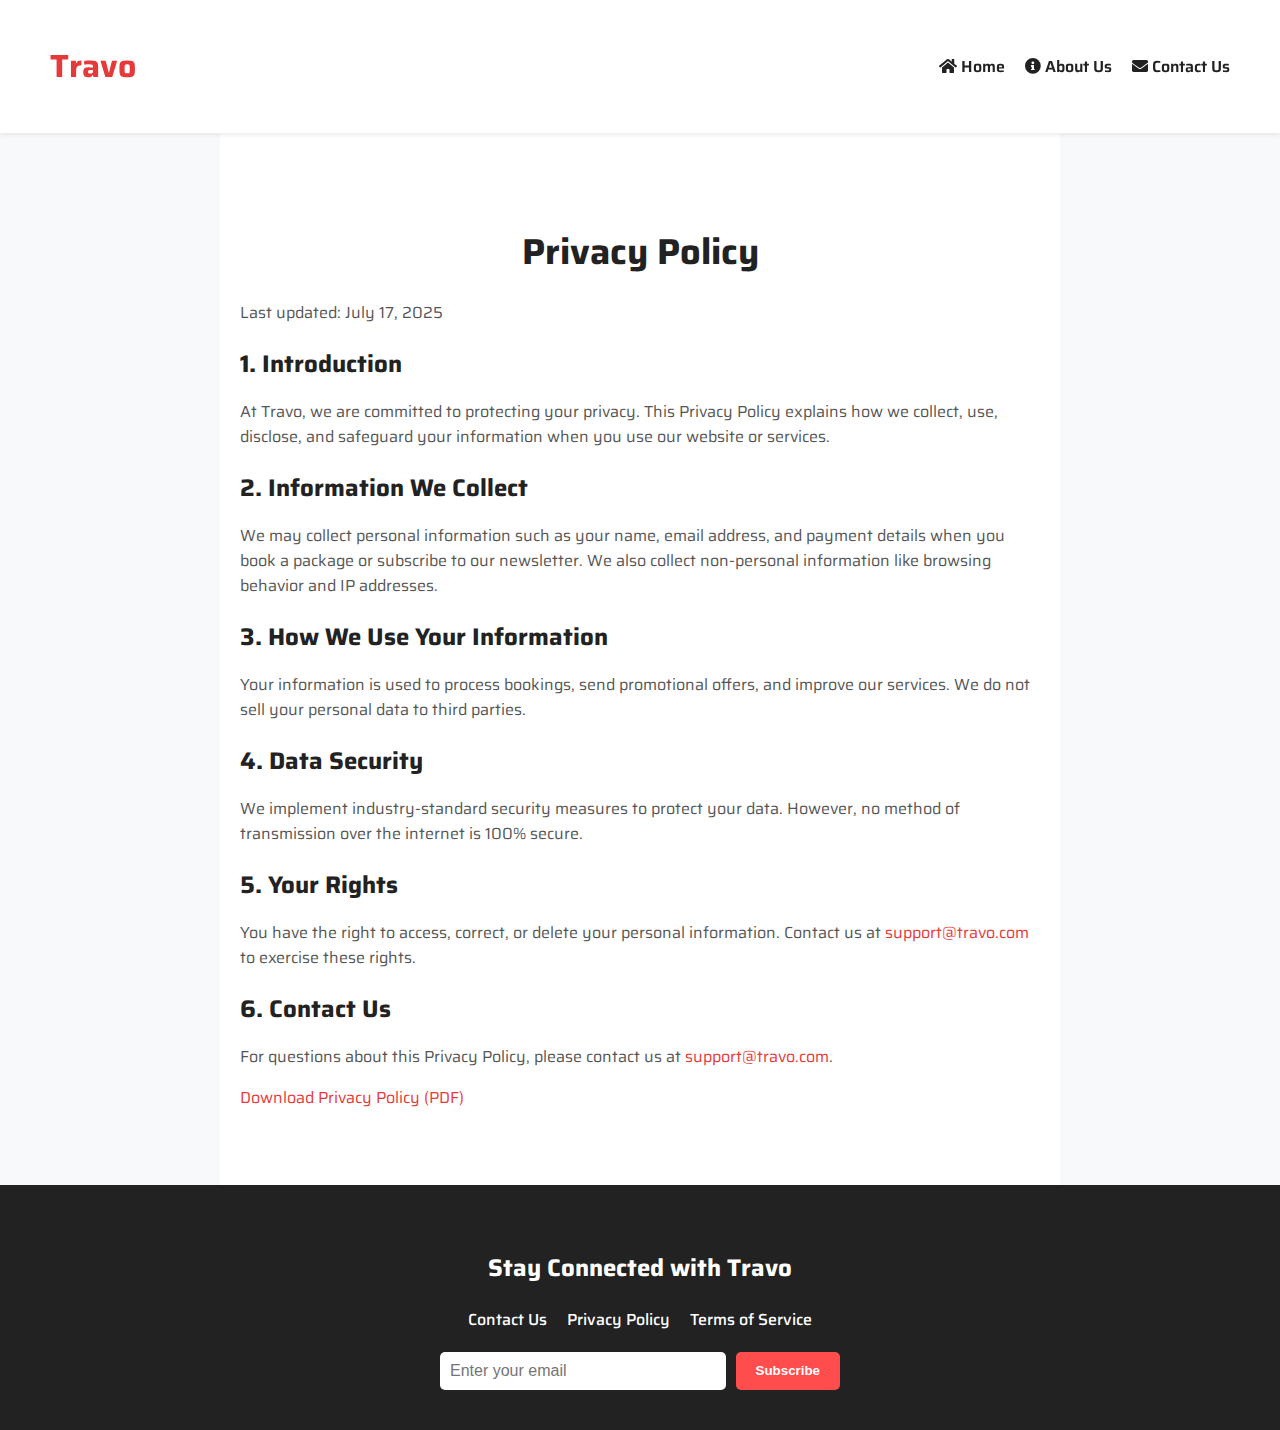
<file: privacy.html>
<!DOCTYPE html>
<html lang="en">
  <head>
    <meta charset="UTF-8" />
    <meta name="viewport" content="width=device-width, initial-scale=1.0" />
    <meta
      name="description"
      content="Read Travo's Privacy Policy to understand how we collect, use, and protect your personal information."
    />
    <meta property="og:title" content="Travo | Privacy Policy" />
    <meta
      property="og:description"
      content="Learn about Travo's commitment to protecting your personal information and privacy."
    />
    <meta property="og:image" content="/images/og-image.jpg" />
    <meta property="og:url" content="https://www.travo.com/privacy.html" />
    <title>Travo | Privacy Policy</title>
    <link rel="icon" href="./favicon.ico" type="image/x-icon" />

    <!-- Fonts -->
    <link rel="preconnect" href="https://fonts.googleapis.com" />
    <link rel="preconnect" href="https://fonts.gstatic.com" crossorigin />
    <link
      href="https://fonts.googleapis.com/css2?family=Saira:ital,wght@0,100..900;1,100..900&display=swap"
      rel="stylesheet"
    />
    <link
      rel="stylesheet"
      href="https://cdnjs.cloudflare.com/ajax/libs/font-awesome/5.15.1/css/all.min.css"
    />

    <!-- Custom CSS -->
    <link rel="stylesheet" href="./assets/css/_app-6tu7e993jke9dd.css">
  </head>
  <body>
    <header class="header">
      <div class="logo">
        <h1 class="logo-text">Travo</h1>
      </div>
      <button
        class="menu-toggle"
        aria-label="Toggle navigation"
        aria-expanded="false"
        type="button"
      >
        <span></span>
        <span></span>
        <span></span>
      </button>
      <nav class="nav-group" role="navigation" aria-label="Main navigation">
        <a class="nav-link" href="./"><i class="fas fa-home"></i> Home</a>
        <a class="nav-link" href="./about.html"><i class="fas fa-info-circle"></i> About Us</a>
        <a class="nav-link" href="./contact.html"><i class="fas fa-envelope"></i> Contact Us</a>
      </nav>
    </header>

    <section class="policy-section">
      <h2>Privacy Policy</h2>
      <p>Last updated: July 17, 2025</p>
      <h3>1. Introduction</h3>
      <p>
        At Travo, we are committed to protecting your privacy. This Privacy Policy explains how we collect, use, disclose, and safeguard your information when you use our website or services.
      </p>
      <h3>2. Information We Collect</h3>
      <p>
        We may collect personal information such as your name, email address, and payment details when you book a package or subscribe to our newsletter. We also collect non-personal information like browsing behavior and IP addresses.
      </p>
      <h3>3. How We Use Your Information</h3>
      <p>
        Your information is used to process bookings, send promotional offers, and improve our services. We do not sell your personal data to third parties.
      </p>
      <h3>4. Data Security</h3>
      <p>
        We implement industry-standard security measures to protect your data. However, no method of transmission over the internet is 100% secure.
      </p>
      <h3>5. Your Rights</h3>
      <p>
        You have the right to access, correct, or delete your personal information. Contact us at <a href="mailto:support@travo.com">support@travo.com</a> to exercise these rights.
      </p>
      <h3>6. Contact Us</h3>
      <p>
        For questions about this Privacy Policy, please contact us at <a href="mailto:support@travo.com">support@travo.com</a>.
      </p>
      <p>
        <a href="/assets/docs/privacy-policy.pdf" download>Download Privacy Policy (PDF)</a>
      </p>
    </section>

    <footer class="footer">
      <h3>Stay Connected with Travo</h3>
      <div class="footer-links">
        <a href="./contact.html">Contact Us</a>
        <a href="./privacy.html" aria-current="page">Privacy Policy</a>
        <a href="./terms.html">Terms of Service</a>
      </div>
      <form class="newsletter-form" id="newsletter-form">
        <input
          type="email"
          placeholder="Enter your email"
          aria-label="Email for newsletter"
          required
          pattern="[^\s@]+@[^\s@]+\.[^\s@]+"
        />
        <button type="submit">Subscribe</button>
      </form>
    </footer>

    <script>
      // DOM elements
      const menuToggle = document.querySelector(".menu-toggle");
      const navGroup = document.querySelector(".nav-group");
      const navLinks = document.querySelectorAll(".nav-link");
      const newsletterForm = document.querySelector("#newsletter-form");

      // Function to close mobile menu
      function closeMenu() {
        menuToggle.setAttribute("aria-expanded", "false");
        menuToggle.classList.remove("active");
        navGroup.classList.remove("active");
        document.removeEventListener("keydown", handleKeydown);
      }

      // Focus trapping for mobile menu
      function trapFocus() {
        const focusableElements = navGroup.querySelectorAll("a");
        const firstFocusable = focusableElements[0];
        const lastFocusable = focusableElements[focusableElements.length - 1];

        navGroup.addEventListener("keydown", (e) => {
          if (e.key === "Tab") {
            if (e.shiftKey && document.activeElement === firstFocusable) {
              e.preventDefault();
              lastFocusable.focus();
            } else if (!e.shiftKey && document.activeElement === lastFocusable) {
              e.preventDefault();
              firstFocusable.focus();
            }
          }
        });
      }

      // Handle Esc key to close menu
      function handleKeydown(e) {
        if (e.key === "Escape") {
          closeMenu();
          menuToggle.focus();
        }
      }

      // Hamburger menu toggle and focus management
      if (menuToggle && navGroup) {
        menuToggle.addEventListener("click", () => {
          const isExpanded = menuToggle.getAttribute("aria-expanded") === "true";
          menuToggle.setAttribute("aria-expanded", !isExpanded);
          menuToggle.classList.toggle("active");
          navGroup.classList.toggle("active");
          if (!isExpanded) {
            trapFocus();
            document.addEventListener("keydown", handleKeydown);
            navLinks[0].focus();
          } else {
            document.removeEventListener("keydown", handleKeydown);
          }
        });

        // Close menu on nav link click
        navLinks.forEach((link) => {
          link.addEventListener("click", () => {
            if (navGroup.classList.contains("active")) {
              closeMenu();
            }
          });
        });
      }

      // Newsletter form submission with simulated API call
      if (newsletterForm) {
        newsletterForm.addEventListener("submit", async (e) => {
          e.preventDefault();
          const email = newsletterForm.querySelector("input").value;
          const submitButton = newsletterForm.querySelector("button");
          const emailRegex = /^[^\s@]+@[^\s@]+\.[^\s@]+$/;
          const existingMessage = newsletterForm.querySelector(".form-message");
          if (existingMessage) existingMessage.remove();

          const message = document.createElement("p");
          message.classList.add("form-message");
          newsletterForm.appendChild(message);

          if (!emailRegex.test(email)) {
            message.textContent = "Please enter a valid email.";
            message.style.color = "red";
            setTimeout(() => message.remove(), 3000);
            return;
          }

          submitButton.textContent = "Subscribing...";
          submitButton.disabled = true;

          try {
            const response = await new Promise((resolve) =>
              setTimeout(() => resolve({ ok: true }), 1000)
            );
            if (response.ok) {
              message.textContent = "Thank you for subscribing!";
              message.style.color = "green";
              newsletterForm.reset();
            } else {
              message.textContent = "Subscription failed. Please try again.";
              message.style.color = "red";
            }
            setTimeout(() => message.remove(), 3000);
          } catch (error) {
            message.textContent = "An error occurred. Please try again later.";
            message.style.color = "red";
            setTimeout(() => message.remove(), 3000);
          } finally {
            submitButton.textContent = "Subscribe";
            submitButton.disabled = false;
          }
        });
      }
    </script>
  </body>
</html>
</file>
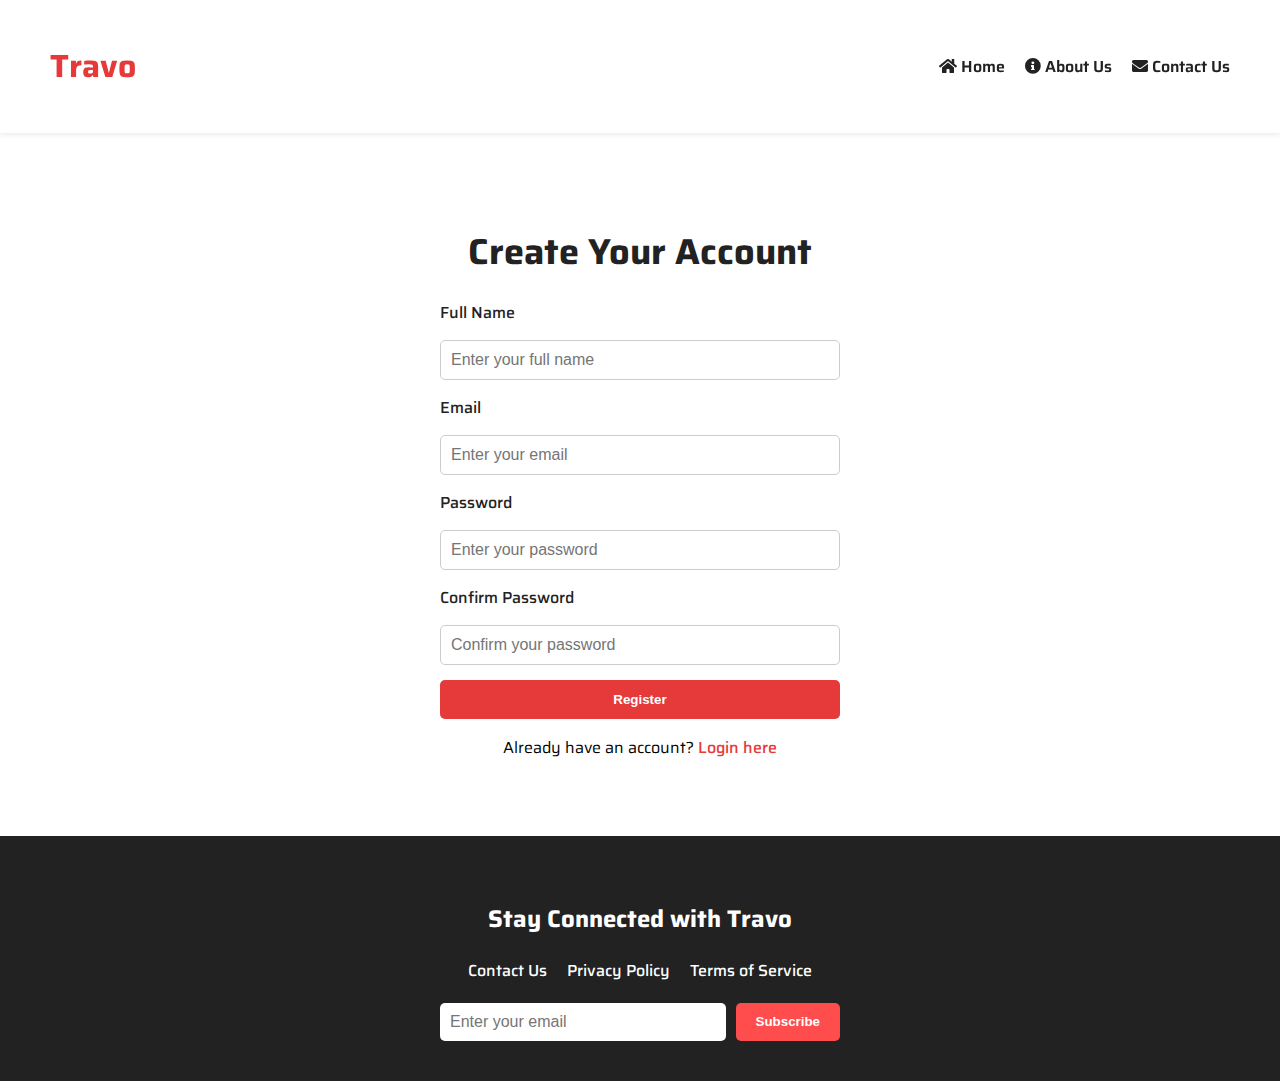
<file: register.html>
<!DOCTYPE html>
<html lang="en">
  <head>
    <meta charset="UTF-8" />
    <meta name="viewport" content="width=device-width, initial-scale=1.0" />
    <meta
      name="description"
      content="Register for a Travo account to book spiritual travel packages to sacred destinations in India."
    />
    <meta property="og:title" content="Travo | Register" />
    <meta
      property="og:description"
      content="Create a Travo account to start your spiritual journey with curated travel packages."
    />
    <meta property="og:image" content="/images/og-image.jpg" />
    <meta property="og:url" content="https://www.travo.com/register" />
    <title>Travo | Register</title>
    <link rel="icon" href="./favicon.ico" type="image/x-icon" />

    <!-- Fonts -->
    <link rel="preconnect" href="https://fonts.googleapis.com" />
    <link rel="preconnect" href="https://fonts.gstatic.com" crossorigin />
    <link
      href="https://fonts.googleapis.com/css2?family=Saira:ital,wght@0,100..900;1,100..900&display=swap"
      rel="stylesheet"
    />
    <link
      rel="stylesheet"
      href="https://cdnjs.cloudflare.com/ajax/libs/font-awesome/5.15.1/css/all.min.css"
    />

    <!-- Custom CSS -->
    <link rel="stylesheet" href="./assets/css/_app-6tu7e993jke9dd.css">
  </head>
  <body>
    <header class="header">
      <div class="logo">
        <h1 class="logo-text">Travo</h1>
      </div>
      <button
        class="menu-toggle"
        aria-label="Toggle navigation"
        aria-expanded="false"
        type="button"
      >
        <span></span>
        <span></span>
        <span></span>
      </button>
      <nav class="nav-group" role="navigation" aria-label="Main navigation">
        <a class="nav-link" href="./"><i class="fas fa-home"></i> Home</a>
        <a class="nav-link" href="./about.html"
          ><i class="fas fa-info-circle"></i> About Us</a
        >
        <a class="nav-link" href="./contact.html"
          ><i class="fas fa-envelope"></i> Contact Us</a
        >
      </nav>
    </header>

    <section class="form-section">
      <h2>Create Your Account</h2>
      <div class="form-container">
        <form id="register-form">
          <label for="name">Full Name</label>
          <input
            type="text"
            id="name"
            placeholder="Enter your full name"
            aria-label="Full Name"
            required
            minlength="2"
          />
          <label for="email">Email</label>
          <input
            type="email"
            id="email"
            placeholder="Enter your email"
            aria-label="Email"
            required
            pattern="[^\s@]+@[^\s@]+\.[^\s@]+"
          />
          <label for="password">Password</label>
          <input
            type="password"
            id="password"
            placeholder="Enter your password"
            aria-label="Password"
            required
            minlength="6"
          />
          <label for="confirm-password">Confirm Password</label>
          <input
            type="password"
            id="confirm-password"
            placeholder="Confirm your password"
            aria-label="Confirm Password"
            required
            minlength="6"
          />
          <button type="submit">Register</button>
        </form>
        <div class="form-links">
          <p>Already have an account? <a href="./login.html">Login here</a></p>
        </div>
        <p class="form-message"></p>
      </div>
    </section>

    <footer class="footer">
      <h3>Stay Connected with Travo</h3>
      <div class="footer-links">
        <a href="./contact.html">Contact Us</a>
        <a href="./privacy.html">Privacy Policy</a>
        <a href="./terms.html">Terms of Service</a>
      </div>
      <form class="newsletter-form" id="newsletter-form">
        <input
          type="email"
          placeholder="Enter your email"
          aria-label="Email for newsletter"
          required
          pattern="[^\s@]+@[^\s@]+\.[^\s@]+"
        />
        <button type="submit">Subscribe</button>
      </form>
    </footer>

    <script>
      // DOM elements
      const menuToggle = document.querySelector(".menu-toggle");
      const navGroup = document.querySelector(".nav-group");
      const navLinks = document.querySelectorAll(".nav-link");
      const registerForm = document.querySelector("#register-form");
      const newsletterForm = document.querySelector("#newsletter-form");

      // Function to close mobile menu
      function closeMenu() {
        menuToggle.setAttribute("aria-expanded", "false");
        menuToggle.classList.remove("active");
        navGroup.classList.remove("active");
        document.removeEventListener("keydown", handleKeydown);
      }

      // Focus trapping for mobile menu
      function trapFocus() {
        const focusableElements = navGroup.querySelectorAll("a");
        const firstFocusable = focusableElements[0];
        const lastFocusable = focusableElements[focusableElements.length - 1];

        navGroup.addEventListener("keydown", (e) => {
          if (e.key === "Tab") {
            if (e.shiftKey && document.activeElement === firstFocusable) {
              e.preventDefault();
              lastFocusable.focus();
            } else if (
              !e.shiftKey &&
              document.activeElement === lastFocusable
            ) {
              e.preventDefault();
              firstFocusable.focus();
            }
          }
        });
      }

      // Handle Esc key to close menu
      function handleKeydown(e) {
        if (e.key === "Escape") {
          closeMenu();
          menuToggle.focus();
        }
      }

      // Hamburger menu toggle and focus management
      if (menuToggle && navGroup) {
        menuToggle.addEventListener("click", () => {
          const isExpanded =
            menuToggle.getAttribute("aria-expanded") === "true";
          menuToggle.setAttribute("aria-expanded", !isExpanded);
          menuToggle.classList.toggle("active");
          navGroup.classList.toggle("active");
          if (!isExpanded) {
            trapFocus();
            document.addEventListener("keydown", handleKeydown);
            navLinks[0].focus();
          } else {
            document.removeEventListener("keydown", handleKeydown);
          }
        });

        // Close menu on nav link click
        navLinks.forEach((link) => {
          link.addEventListener("click", () => {
            if (navGroup.classList.contains("active")) {
              closeMenu();
            }
          });
        });
      }

      // Register form submission with simulated API call
      if (registerForm) {
        registerForm.addEventListener("submit", async (e) => {
          e.preventDefault();
          const name = registerForm.querySelector("#name").value;
          const email = registerForm.querySelector("#email").value;
          const password = registerForm.querySelector("#password").value;
          const confirmPassword =
            registerForm.querySelector("#confirm-password").value;
          const submitButton = registerForm.querySelector("button");
          const emailRegex = /^[^\s@]+@[^\s@]+\.[^\s@]+$/;
          const existingMessage = registerForm.querySelector(".form-message");
          if (existingMessage) existingMessage.textContent = "";

          if (name.length < 2) {
            registerForm.querySelector(".form-message").textContent =
              "Name must be at least 2 characters.";
            registerForm.querySelector(".form-message").style.color = "red";
            return;
          }

          if (!emailRegex.test(email)) {
            registerForm.querySelector(".form-message").textContent =
              "Please enter a valid email.";
            registerForm.querySelector(".form-message").style.color = "red";
            return;
          }

          if (password.length < 6) {
            registerForm.querySelector(".form-message").textContent =
              "Password must be at least 6 characters.";
            registerForm.querySelector(".form-message").style.color = "red";
            return;
          }

          if (password !== confirmPassword) {
            registerForm.querySelector(".form-message").textContent =
              "Passwords do not match.";
            registerForm.querySelector(".form-message").style.color = "red";
            return;
          }

          submitButton.textContent = "Registering...";
          submitButton.disabled = true;

          try {
            const response = await new Promise((resolve) =>
              setTimeout(() => resolve({ ok: true }), 1000)
            );
            if (response.ok) {
              registerForm.querySelector(".form-message").textContent =
                "Registration successful! Redirecting to login...";
              registerForm.querySelector(".form-message").style.color = "green";
              registerForm.reset();
              setTimeout(() => (window.location.href = "/login"), 2000);
            } else {
              registerForm.querySelector(".form-message").textContent =
                "Registration failed. Please try again.";
              registerForm.querySelector(".form-message").style.color = "red";
            }
            setTimeout(
              () =>
                (registerForm.querySelector(".form-message").textContent = ""),
              3000
            );
          } catch (error) {
            registerForm.querySelector(".form-message").textContent =
              "An error occurred. Please try again later.";
            registerForm.querySelector(".form-message").style.color = "red";
            setTimeout(
              () =>
                (registerForm.querySelector(".form-message").textContent = ""),
              3000
            );
          } finally {
            submitButton.textContent = "Register";
            submitButton.disabled = false;
          }
        });
      }

      // Newsletter form submission with simulated API call
      if (newsletterForm) {
        newsletterForm.addEventListener("submit", async (e) => {
          e.preventDefault();
          const email = newsletterForm.querySelector("input").value;
          const submitButton = newsletterForm.querySelector("button");
          const emailRegex = /^[^\s@]+@[^\s@]+\.[^\s@]+$/;
          const existingMessage = newsletterForm.querySelector(".form-message");
          if (existingMessage) existingMessage.remove();

          const message = document.createElement("p");
          message.classList.add("form-message");
          newsletterForm.appendChild(message);

          if (!emailRegex.test(email)) {
            message.textContent = "Please enter a valid email.";
            message.style.color = "red";
            setTimeout(() => message.remove(), 3000);
            return;
          }

          submitButton.textContent = "Subscribing...";
          submitButton.disabled = true;

          try {
            const response = await new Promise((resolve) =>
              setTimeout(() => resolve({ ok: true }), 1000)
            );
            if (response.ok) {
              message.textContent = "Thank you for subscribing!";
              message.style.color = "green";
              newsletterForm.reset();
            } else {
              message.textContent = "Subscription failed. Please try again.";
              message.style.color = "red";
            }
            setTimeout(() => message.remove(), 3000);
          } catch (error) {
            message.textContent = "An error occurred. Please try again later.";
            message.style.color = "red";
            setTimeout(() => message.remove(), 3000);
          } finally {
            submitButton.textContent = "Subscribe";
            submitButton.disabled = false;
          }
        });
      }
    </script>
  </body>
</html>
</file>
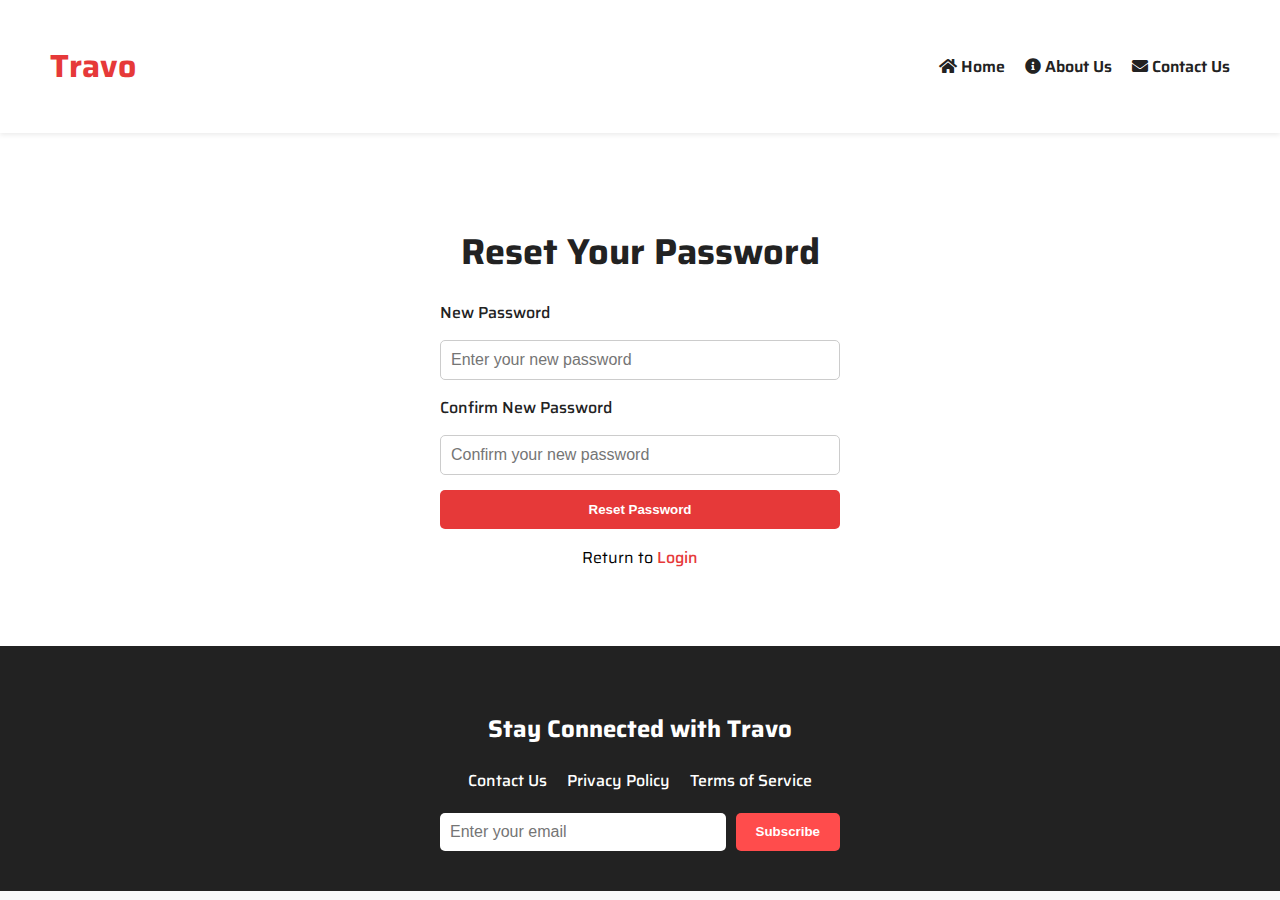
<file: reset-password.html>
<!DOCTYPE html>
<html lang="en">
  <head>
    <meta charset="UTF-8" />
    <meta name="viewport" content="width=device-width, initial-scale=1.0" />
    <meta
      name="description"
      content="Reset your Travo account password to regain access and book spiritual travel packages to sacred destinations in India."
    />
    <meta property="og:title" content="Travo | Reset Password" />
    <meta
      property="og:description"
      content="Set a new password for your Travo account to continue your spiritual journey."
    />
    <meta property="og:image" content="/images/og-image.jpg" />
    <meta property="og:url" content="https://www.travo.com/reset-password" />
    <title>Travo | Reset Password</title>
    <link rel="icon" href="./favicon.ico" type="image/x-icon" />

    <!-- Fonts -->
    <link rel="preconnect" href="https://fonts.googleapis.com" />
    <link rel="preconnect" href="https://fonts.gstatic.com" crossorigin />
    <link
      href="https://fonts.googleapis.com/css2?family=Saira:ital,wght@0,100..900;1,100..900&display=swap"
      rel="stylesheet"
    />
    <link
      rel="stylesheet"
      href="https://cdnjs.cloudflare.com/ajax/libs/font-awesome/5.15.1/css/all.min.css"
    />

    <!-- Custom CSS -->
    <link rel="stylesheet" href="./assets/css/_app-6tu7e993jke9dd.css" />
  </head>
  <body>
    <header class="header">
      <div class="logo">
        <h1 class="logo-text">Travo</h1>
      </div>
      <button
        class="menu-toggle"
        aria-label="Toggle navigation"
        aria-expanded="false"
        type="button"
      >
        <span></span>
        <span></span>
        <span></span>
      </button>
      <nav class="nav-group" role="navigation" aria-label="Main navigation">
        <a class="nav-link" href="./"><i class="fas fa-home"></i> Home</a>
        <a class="nav-link" href="./about.html"
          ><i class="fas fa-info-circle"></i> About Us</a
        >
        <a class="nav-link" href="./contact.html"
          ><i class="fas fa-envelope"></i> Contact Us</a
        >
      </nav>
    </header>

    <section class="form-section">
      <h2>Reset Your Password</h2>
      <div class="form-container">
        <form id="reset-password-form">
          <label for="password">New Password</label>
          <input
            type="password"
            id="password"
            placeholder="Enter your new password"
            aria-label="New Password"
            minlength="6"
            required
          />
          <label for="confirm-password">Confirm New Password</label>
          <input
            type="password"
            id="confirm-password"
            placeholder="Confirm your new password"
            aria-label="Confirm New Password"
            minlength="6"
            required
          />
          <button type="submit">Reset Password</button>
        </form>
        <div class="form-links">
          <p>Return to <a href="./login.html">Login</a></p>
        </div>
        <p class="form-message"></p>
      </div>
    </section>

    <footer class="footer">
      <h3>Stay Connected with Travo</h3>
      <div class="footer-links">
        <a href="./contact.html">Contact Us</a>
        <a href="./privacy.html">Privacy Policy</a>
        <a href="./terms.html">Terms of Service</a>
      </div>
      <form class="newsletter-form" id="newsletter-form">
        <input
          type="email"
          placeholder="Enter your email"
          aria-label="Email for newsletter"
          required
          pattern="[^\s@]+@[^\s@]+\.[^\s@]+"
        />
        <button type="submit">Subscribe</button>
      </form>
    </footer>

    <script>
      // DOM elements
      const menuToggle = document.querySelector(".menu-toggle");
      const navGroup = document.querySelector(".nav-group");
      const navLinks = document.querySelectorAll(".nav-link");
      const resetPasswordForm = document.querySelector("#reset-password-form");
      const newsletterForm = document.querySelector("#newsletter-form");

      // Function to close mobile menu
      function closeMenu() {
        menuToggle.setAttribute("aria-expanded", "false");
        menuToggle.classList.remove("active");
        navGroup.classList.remove("active");
        document.removeEventListener("keydown", handleKeydown);
      }

      // Focus trapping for mobile menu
      function trapFocus() {
        const focusableElements = navGroup.querySelectorAll("a");
        const firstFocusable = focusableElements[0];
        const lastFocusable = focusableElements[focusableElements.length - 1];

        navGroup.addEventListener("keydown", (e) => {
          if (e.key === "Tab") {
            if (e.shiftKey && document.activeElement === firstFocusable) {
              e.preventDefault();
              lastFocusable.focus();
            } else if (
              !e.shiftKey &&
              document.activeElement === lastFocusable
            ) {
              e.preventDefault();
              firstFocusable.focus();
            }
          }
        });
      }

      // Handle Esc key to close menu
      function handleKeydown(e) {
        if (e.key === "Escape") {
          closeMenu();
          menuToggle.focus();
        }
      }

      // Hamburger menu toggle and focus management
      if (menuToggle && navGroup) {
        menuToggle.addEventListener("click", () => {
          const isExpanded =
            menuToggle.getAttribute("aria-expanded") === "true";
          menuToggle.setAttribute("aria-expanded", !isExpanded);
          menuToggle.classList.toggle("active");
          navGroup.classList.toggle("active");
          if (!isExpanded) {
            trapFocus();
            document.addEventListener("keydown", handleKeydown);
            navLinks[0].focus();
          } else {
            document.removeEventListener("keydown", handleKeydown);
          }
        });

        // Close menu on nav link click
        navLinks.forEach((link) => {
          link.addEventListener("click", () => {
            if (navGroup.classList.contains("active")) {
              closeMenu();
            }
          });
        });
      }

      // Reset Password form submission with simulated API call
      if (resetPasswordForm) {
        resetPasswordForm.addEventListener("submit", async (e) => {
          e.preventDefault();
          const password = resetPasswordForm.querySelector("#password").value;
          const confirmPassword =
            resetPasswordForm.querySelector("#confirm-password").value;
          const submitButton = resetPasswordForm.querySelector("button");
          const formMessage = document.querySelector(
            ".form-container .form-message"
          );

          if (!formMessage) {
            console.error("Form message element not found");
            return;
          }

          formMessage.textContent = ""; // Clear previous message

          if (password.length < 6) {
            formMessage.textContent = "Password must be at least 6 characters.";
            formMessage.style.color = "red";
            return;
          }

          if (password !== confirmPassword) {
            formMessage.textContent = "Passwords do not match.";
            formMessage.style.color = "red";
            return;
          }

          submitButton.textContent = "Resetting...";
          submitButton.disabled = true;

          try {
            const response = await new Promise((resolve) =>
              setTimeout(() => resolve({ ok: true }), 1000)
            );
            if (response.ok) {
              formMessage.textContent =
                "Password reset successful! Redirecting to login...";
              formMessage.style.color = "green";
              resetPasswordForm.reset();
              setTimeout(() => (window.location.href = "./login.html"), 2000);
            } else {
              formMessage.textContent =
                "Password reset failed. Please try again.";
              formMessage.style.color = "red";
            }
            setTimeout(() => (formMessage.textContent = ""), 3000);
          } catch (error) {
            formMessage.textContent =
              "An error occurred. Please try again later.";
            formMessage.style.color = "red";
            setTimeout(() => (formMessage.textContent = ""), 3000);
          } finally {
            submitButton.textContent = "Reset Password";
            submitButton.disabled = false;
          }
        });
      }

      // Newsletter form submission with simulated API call
      if (newsletterForm) {
        newsletterForm.addEventListener("submit", async (e) => {
          e.preventDefault();
          const email = newsletterForm.querySelector("input").value;
          const submitButton = newsletterForm.querySelector("button");
          const emailRegex = /^[^\s@]+@[^\s@]+\.[^\s@]+$/;
          const existingMessage = newsletterForm.querySelector(".form-message");
          if (existingMessage) existingMessage.remove();

          const message = document.createElement("p");
          message.classList.add("form-message");
          newsletterForm.appendChild(message);

          if (!emailRegex.test(email)) {
            message.textContent = "Please enter a valid email.";
            message.style.color = "red";
            setTimeout(() => message.remove(), 3000);
            return;
          }

          submitButton.textContent = "Subscribing...";
          submitButton.disabled = true;

          try {
            const response = await new Promise((resolve) =>
              setTimeout(() => resolve({ ok: true }), 1000)
            );
            if (response.ok) {
              message.textContent = "Thank you for subscribing!";
              message.style.color = "green";
              newsletterForm.reset();
            } else {
              message.textContent = "Subscription failed. Please try again.";
              message.style.color = "red";
            }
            setTimeout(() => message.remove(), 3000);
          } catch (error) {
            message.textContent = "An error occurred. Please try again later.";
            message.style.color = "red";
            setTimeout(() => message.remove(), 3000);
          } finally {
            submitButton.textContent = "Subscribe";
            submitButton.disabled = false;
          }
        });
      }
    </script>
  </body>
</html>
</file>
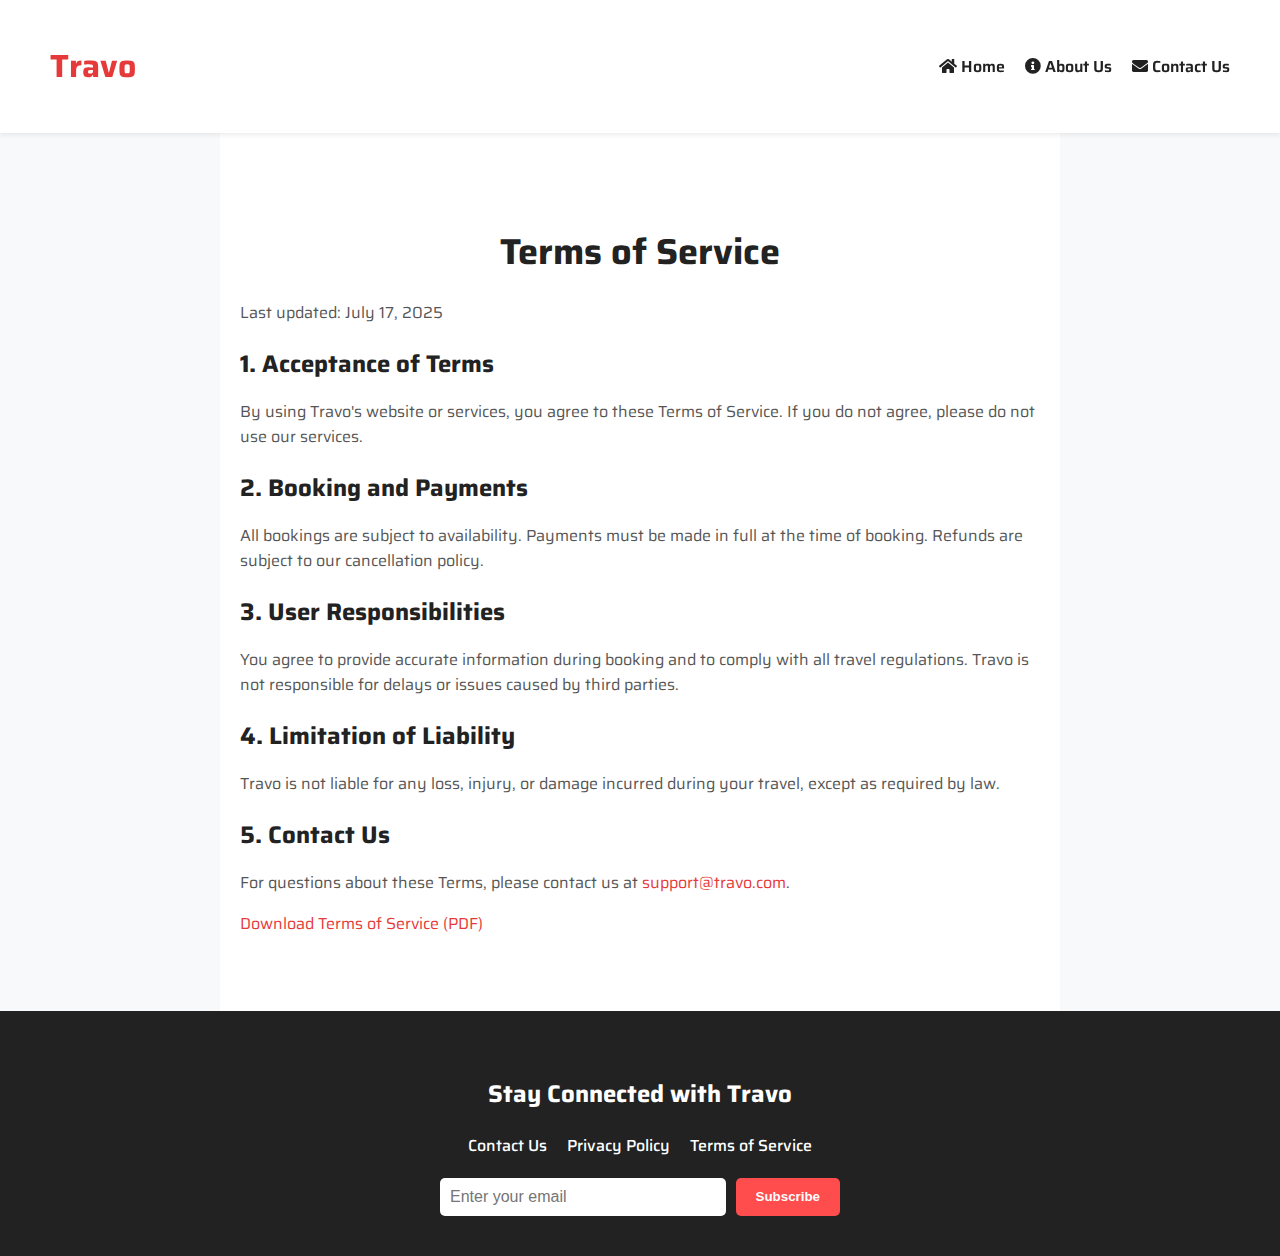
<file: terms.html>
<!DOCTYPE html>
<html lang="en">
  <head>
    <meta charset="UTF-8" />
    <meta name="viewport" content="width=device-width, initial-scale=1.0" />
    <meta
      name="description"
      content="Read Travo's Terms of Service to understand the rules and policies for using our website and booking travel packages."
    />
    <meta property="og:title" content="Travo | Terms of Service" />
    <meta
      property="og:description"
      content="Learn about the terms and conditions for using Travo's services and booking spiritual travel packages."
    />
    <meta property="og:image" content="/images/og-image.jpg" />
    <meta property="og:url" content="https://www.travo.com/terms.html" />
    <title>Travo | Terms of Service</title>
    <link rel="icon" href="./favicon.ico" type="image/x-icon" />

    <!-- Fonts -->
    <link rel="preconnect" href="https://fonts.googleapis.com" />
    <link rel="preconnect" href="https://fonts.gstatic.com" crossorigin />
    <link
      href="https://fonts.googleapis.com/css2?family=Saira:ital,wght@0,100..900;1,100..900&display=swap"
      rel="stylesheet"
    />
    <link
      rel="stylesheet"
      href="https://cdnjs.cloudflare.com/ajax/libs/font-awesome/5.15.1/css/all.min.css"
    />

    <!-- Custom CSS -->
    <link rel="stylesheet" href="./assets/css/_app-6tu7e993jke9dd.css">
  </head>
  <body>
    <header class="header">
      <div class="logo">
        <h1 class="logo-text">Travo</h1>
      </div>
      <button
        class="menu-toggle"
        aria-label="Toggle navigation"
        aria-expanded="false"
        type="button"
      >
        <span></span>
        <span></span>
        <span></span>
      </button>
      <nav class="nav-group" role="navigation" aria-label="Main navigation">
        <a class="nav-link" href="./"><i class="fas fa-home"></i> Home</a>
        <a class="nav-link" href="./about.html"
          ><i class="fas fa-info-circle"></i> About Us</a
        >
        <a class="nav-link" href="./contact.html"
          ><i class="fas fa-envelope"></i> Contact Us</a
        >
      </nav>
    </header>

    <section class="terms-section">
      <h2>Terms of Service</h2>
      <p>Last updated: July 17, 2025</p>
      <h3>1. Acceptance of Terms</h3>
      <p>
        By using Travo's website or services, you agree to these Terms of
        Service. If you do not agree, please do not use our services.
      </p>
      <h3>2. Booking and Payments</h3>
      <p>
        All bookings are subject to availability. Payments must be made in full
        at the time of booking. Refunds are subject to our cancellation policy.
      </p>
      <h3>3. User Responsibilities</h3>
      <p>
        You agree to provide accurate information during booking and to comply
        with all travel regulations. Travo is not responsible for delays or
        issues caused by third parties.
      </p>
      <h3>4. Limitation of Liability</h3>
      <p>
        Travo is not liable for any loss, injury, or damage incurred during your
        travel, except as required by law.
      </p>
      <h3>5. Contact Us</h3>
      <p>
        For questions about these Terms, please contact us at
        <a href="mailto:support@travo.com">support@travo.com</a>.
      </p>
      <p>
        <a href="/assets/docs/terms-of-service.pdf" download
          >Download Terms of Service (PDF)</a
        >
      </p>
    </section>

    <footer class="footer">
      <h3>Stay Connected with Travo</h3>
      <div class="footer-links">
        <a href="./contact.html">Contact Us</a>
        <a href="./privacy.html">Privacy Policy</a>
        <a href="./terms.html" aria-current="page">Terms of Service</a>
      </div>
      <form class="newsletter-form" id="newsletter-form">
        <input
          type="email"
          placeholder="Enter your email"
          aria-label="Email for newsletter"
          required
          pattern="[^\s@]+@[^\s@]+\.[^\s@]+"
        />
        <button type="submit">Subscribe</button>
      </form>
    </footer>

    <script>
      // DOM elements
      const menuToggle = document.querySelector(".menu-toggle");
      const navGroup = document.querySelector(".nav-group");
      const navLinks = document.querySelectorAll(".nav-link");
      const newsletterForm = document.querySelector("#newsletter-form");

      // Function to close mobile menu
      function closeMenu() {
        menuToggle.setAttribute("aria-expanded", "false");
        menuToggle.classList.remove("active");
        navGroup.classList.remove("active");
        document.removeEventListener("keydown", handleKeydown);
      }

      // Focus trapping for mobile menu
      function trapFocus() {
        const focusableElements = navGroup.querySelectorAll("a");
        const firstFocusable = focusableElements[0];
        const lastFocusable = focusableElements[focusableElements.length - 1];

        navGroup.addEventListener("keydown", (e) => {
          if (e.key === "Tab") {
            if (e.shiftKey && document.activeElement === firstFocusable) {
              e.preventDefault();
              lastFocusable.focus();
            } else if (
              !e.shiftKey &&
              document.activeElement === lastFocusable
            ) {
              e.preventDefault();
              firstFocusable.focus();
            }
          }
        });
      }

      // Handle Esc key to close menu
      function handleKeydown(e) {
        if (e.key === "Escape") {
          closeMenu();
          menuToggle.focus();
        }
      }

      // Hamburger menu toggle and focus management
      if (menuToggle && navGroup) {
        menuToggle.addEventListener("click", () => {
          const isExpanded =
            menuToggle.getAttribute("aria-expanded") === "true";
          menuToggle.setAttribute("aria-expanded", !isExpanded);
          menuToggle.classList.toggle("active");
          navGroup.classList.toggle("active");
          if (!isExpanded) {
            trapFocus();
            document.addEventListener("keydown", handleKeydown);
            navLinks[0].focus();
          } else {
            document.removeEventListener("keydown", handleKeydown);
          }
        });

        // Close menu on nav link click
        navLinks.forEach((link) => {
          link.addEventListener("click", () => {
            if (navGroup.classList.contains("active")) {
              closeMenu();
            }
          });
        });
      }

      // Newsletter form submission with simulated API call
      if (newsletterForm) {
        newsletterForm.addEventListener("submit", async (e) => {
          e.preventDefault();
          const email = newsletterForm.querySelector("input").value;
          const submitButton = newsletterForm.querySelector("button");
          const emailRegex = /^[^\s@]+@[^\s@]+\.[^\s@]+$/;
          const existingMessage = newsletterForm.querySelector(".form-message");
          if (existingMessage) existingMessage.remove();

          const message = document.createElement("p");
          message.classList.add("form-message");
          newsletterForm.appendChild(message);

          if (!emailRegex.test(email)) {
            message.textContent = "Please enter a valid email.";
            message.style.color = "red";
            setTimeout(() => message.remove(), 3000);
            return;
          }

          submitButton.textContent = "Subscribing...";
          submitButton.disabled = true;

          try {
            const response = await new Promise((resolve) =>
              setTimeout(() => resolve({ ok: true }), 1000)
            );
            if (response.ok) {
              message.textContent = "Thank you for subscribing!";
              message.style.color = "green";
              newsletterForm.reset();
            } else {
              message.textContent = "Subscription failed. Please try again.";
              message.style.color = "red";
            }
            setTimeout(() => message.remove(), 3000);
          } catch (error) {
            message.textContent = "An error occurred. Please try again later.";
            message.style.color = "red";
            setTimeout(() => message.remove(), 3000);
          } finally {
            submitButton.textContent = "Subscribe";
            submitButton.disabled = false;
          }
        });
      }
    </script>
  </body>
</html>
</file>
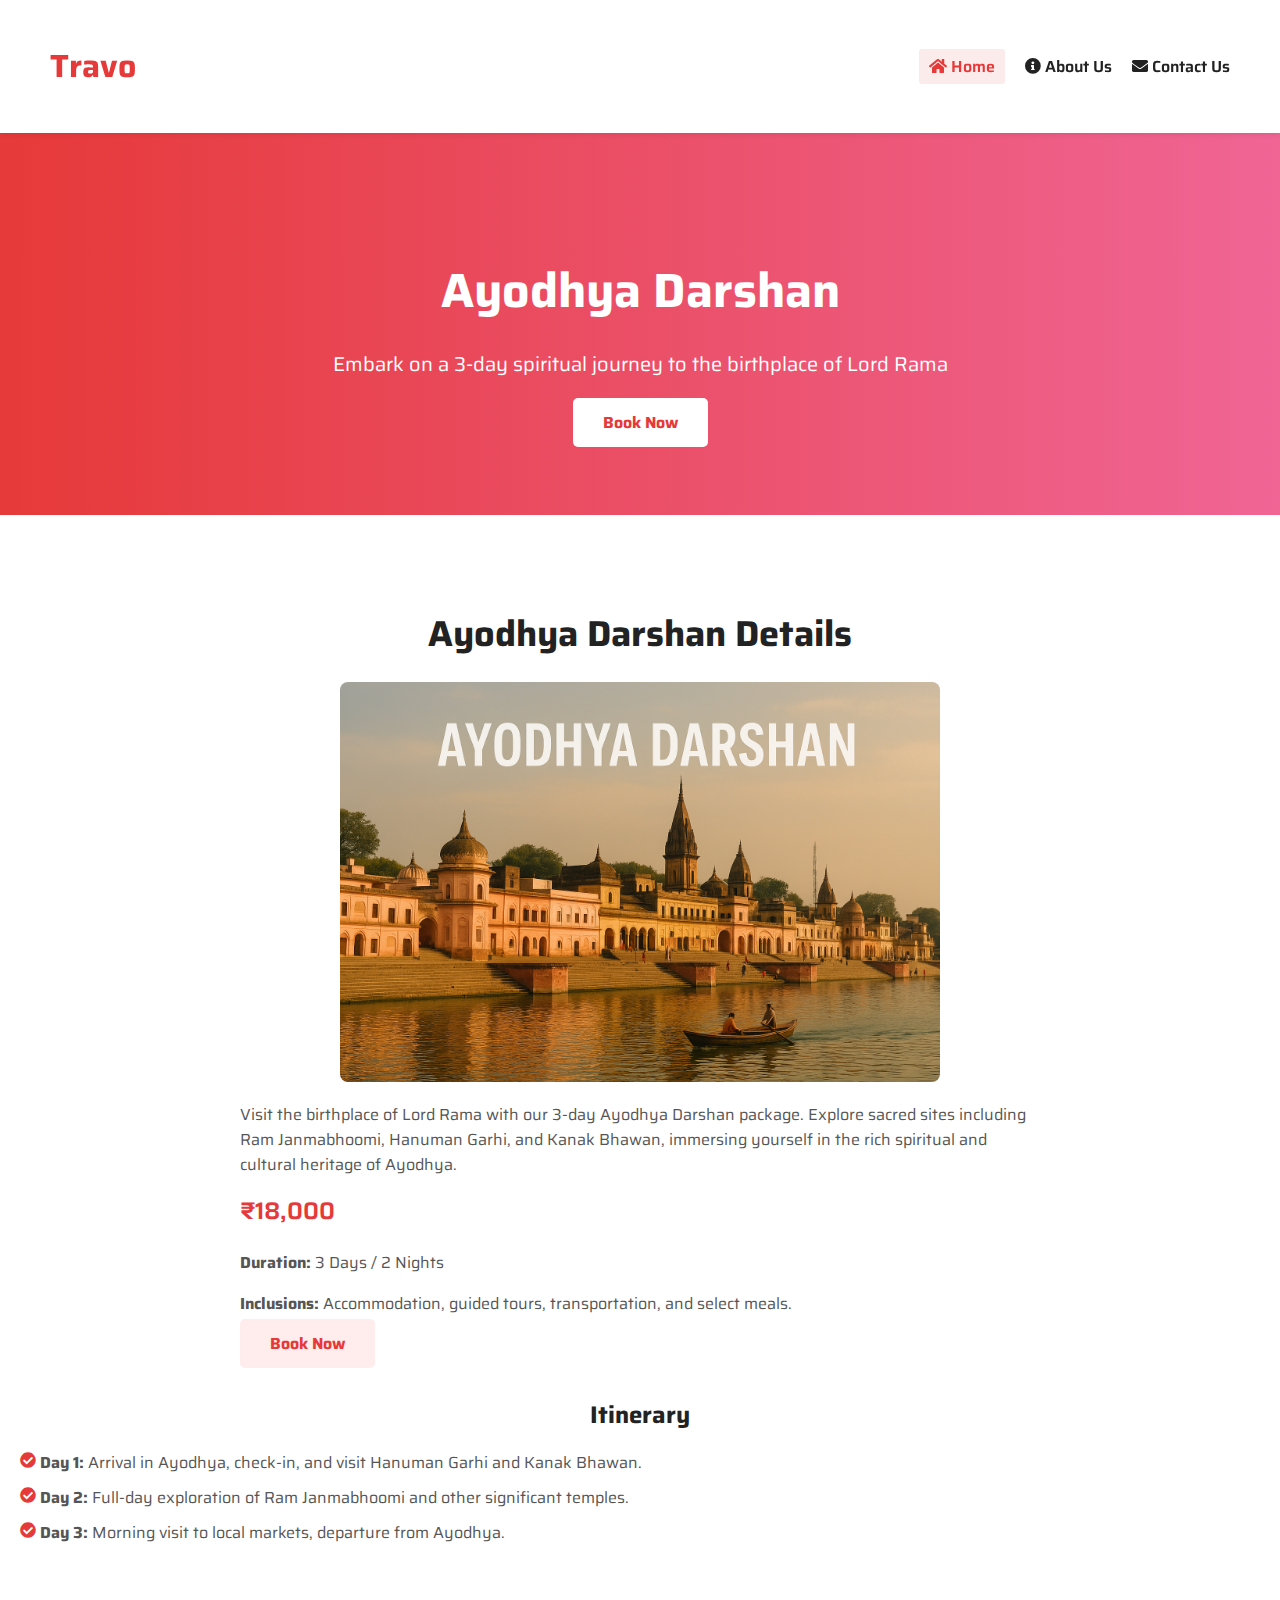
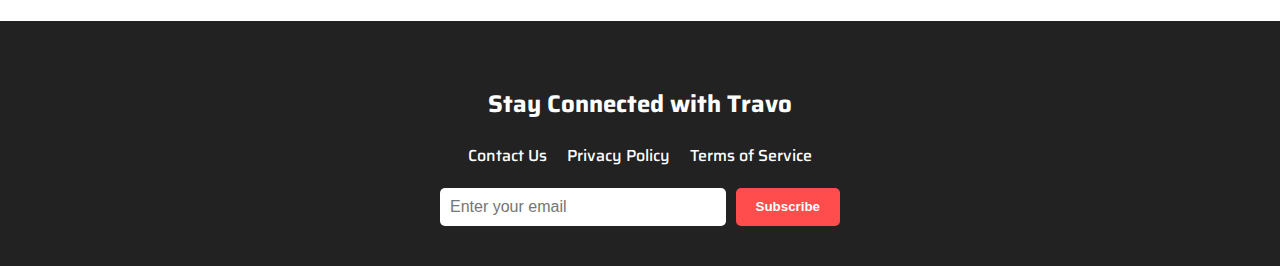
<file: book/ayodhya.html>
<!DOCTYPE html>
<html lang="en">
  <head>
    <meta charset="UTF-8" />
    <meta name="viewport" content="width=device-width, initial-scale=1.0" />
    <meta
      name="description"
      content="Discover the Ayodhya Darshan with Travo, a 3-day spiritual journey to the birthplace of Lord Rama, including Ram Janmabhoomi and Hanuman Garhi."
    />
    <meta property="og:title" content="Travo | Ayodhya Darshan" />
    <meta
      property="og:description"
      content="Explore the sacred birthplace of Lord Rama with Travo's curated Ayodhya Darshan package."
    />
    <meta property="og:image" content="/images/ayodhya-og.jpg" />
    <meta property="og:url" content="https://www.travo.com/ayodhya" />
    <title>Travo | Ayodhya Darshan</title>
    <link rel="icon" href="/favicon.ico" type="image/x-icon" />

    <!-- Fonts -->
    <link rel="preconnect" href="https://fonts.googleapis.com" />
    <link rel="preconnect" href="https://fonts.gstatic.com" crossorigin />
    <link
      href="https://fonts.googleapis.com/css2?family=Saira:ital,wght@0,100..900;1,100..900&display=swap"
      rel="stylesheet"
    />
    <link
      rel="stylesheet"
      href="https://cdnjs.cloudflare.com/ajax/libs/font-awesome/5.15.1/css/all.min.css"
    />

    <!-- Custom CSS -->
    <link rel="stylesheet" href="../assets/css/_app-6tu7e993jke9dd.css">
  </head>
  <body>
    <header class="header">
      <div class="logo">
        <h1 class="logo-text">Travo</h1>
      </div>
      <button
        class="menu-toggle"
        aria-label="Toggle navigation"
        aria-expanded="false"
        type="button"
      >
        <span></span>
        <span></span>
        <span></span>
      </button>
      <nav class="nav-group" role="navigation" aria-label="Main navigation">
        <a class="nav-link" href="../" aria-current="page"
          ><i class="fas fa-home"></i> Home</a
        >
        <a class="nav-link" href="/about.html"
          ><i class="fas fa-info-circle"></i> About Us</a
        >
        <a class="nav-link" href="/contact.html"
          ><i class="fas fa-envelope"></i> Contact Us</a
        >
      </nav>
    </header>

    <section class="hero">
      <h2>Ayodhya Darshan</h2>
      <p>Embark on a 3-day spiritual journey to the birthplace of Lord Rama</p>
      <a href="/book/ayodhya.html" class="cta-button" role="button">Book Now</a>
    </section>

    <section class="package-section">
      <h2>Ayodhya Darshan Details</h2>
      <div class="package-details">
        <img
          src="/assets/img/ayodhya.png"
          alt="Ram Janmabhoomi temple during Ayodhya Darshan"
          class="package-image"
          loading="lazy"
          onerror="this.src='https://placehold.co/600x400?text=Fallback+Image'"
        />
        <p>
          Visit the birthplace of Lord Rama with our 3-day Ayodhya Darshan
          package. Explore sacred sites including Ram Janmabhoomi, Hanuman
          Garhi, and Kanak Bhawan, immersing yourself in the rich spiritual and
          cultural heritage of Ayodhya.
        </p>
        <div class="price">₹18,000</div>
        <p><strong>Duration:</strong> 3 Days / 2 Nights</p>
        <p>
          <strong>Inclusions:</strong> Accommodation, guided tours,
          transportation, and select meals.
        </p>
        <a href="/book/ayodhya.html" class="cta-button-book">Book Now</a>
      </div>
      <div class="itinerary">
        <h3>Itinerary</h3>
        <ul>
          <li>
            <strong>Day 1:</strong> Arrival in Ayodhya, check-in, and visit
            Hanuman Garhi and Kanak Bhawan.
          </li>
          <li>
            <strong>Day 2:</strong> Full-day exploration of Ram Janmabhoomi and
            other significant temples.
          </li>
          <li>
            <strong>Day 3:</strong> Morning visit to local markets, departure
            from Ayodhya.
          </li>
        </ul>
      </div>
    </section>

    <footer class="footer">
      <h3>Stay Connected with Travo</h3>
      <div class="footer-links">
        <a href="/contact.html">Contact Us</a>
        <a href="/privacy.html">Privacy Policy</a>
        <a href="/terms.html">Terms of Service</a>
      </div>
      <form class="newsletter-form" id="newsletter-form">
        <input
          type="email"
          placeholder="Enter your email"
          aria-label="Email for newsletter"
          required
          pattern="[^\s@]+@[^\s@]+\.[^\s@]+"
        />
        <button type="submit">Subscribe</button>
      </form>
    </footer>

    <script>
      // DOM elements
      const menuToggle = document.querySelector(".menu-toggle");
      const navGroup = document.querySelector(".nav-group");
      const navLinks = document.querySelectorAll(".nav-link");
      const newsletterForm = document.querySelector("#newsletter-form");

      // Function to close mobile menu
      function closeMenu() {
        menuToggle.setAttribute("aria-expanded", "false");
        menuToggle.classList.remove("active");
        navGroup.classList.remove("active");
        document.removeEventListener("keydown", handleKeydown);
      }

      // Focus trapping for mobile menu
      function trapFocus() {
        const focusableElements = navGroup.querySelectorAll("a");
        const firstFocusable = focusableElements[0];
        const lastFocusable = focusableElements[focusableElements.length - 1];

        navGroup.addEventListener("keydown", (e) => {
          if (e.key === "Tab") {
            if (e.shiftKey && document.activeElement === firstFocusable) {
              e.preventDefault();
              lastFocusable.focus();
            } else if (
              !e.shiftKey &&
              document.activeElement === lastFocusable
            ) {
              e.preventDefault();
              firstFocusable.focus();
            }
          }
        });
      }

      // Handle Esc key to close menu
      function handleKeydown(e) {
        if (e.key === "Escape") {
          closeMenu();
          menuToggle.focus();
        }
      }

      // Hamburger menu toggle and focus management
      if (menuToggle && navGroup) {
        menuToggle.addEventListener("click", () => {
          const isExpanded =
            menuToggle.getAttribute("aria-expanded") === "true";
          menuToggle.setAttribute("aria-expanded", !isExpanded);
          menuToggle.classList.toggle("active");
          navGroup.classList.toggle("active");
          if (!isExpanded) {
            trapFocus();
            document.addEventListener("keydown", handleKeydown);
            navLinks[0].focus();
          } else {
            document.removeEventListener("keydown", handleKeydown);
          }
        });

        // Close menu on nav link click
        navLinks.forEach((link) => {
          link.addEventListener("click", () => {
            if (navGroup.classList.contains("active")) {
              closeMenu();
            }
          });
        });
      }

      // Newsletter form submission with simulated API call
      if (newsletterForm) {
        newsletterForm.addEventListener("submit", async (e) => {
          e.preventDefault();
          const email = newsletterForm.querySelector("input").value;
          const submitButton = newsletterForm.querySelector("button");
          const emailRegex = /^[^\s@]+@[^\s@]+\.[^\s@]+$/;
          const existingMessage = newsletterForm.querySelector(".form-message");
          if (existingMessage) existingMessage.remove();

          const message = document.createElement("p");
          message.classList.add("form-message");
          newsletterForm.appendChild(message);

          if (!emailRegex.test(email)) {
            message.textContent = "Please enter a valid email.";
            message.style.color = "red";
            setTimeout(() => message.remove(), 3000);
            return;
          }

          submitButton.textContent = "Subscribing...";
          submitButton.disabled = true;

          try {
            const response = await new Promise((resolve) =>
              setTimeout(() => resolve({ ok: true }), 1000)
            );
            if (response.ok) {
              message.textContent = "Thank you for subscribing!";
              message.style.color = "green";
              newsletterForm.reset();
            } else {
              message.textContent = "Subscription failed. Please try again.";
              message.style.color = "red";
            }
            setTimeout(() => message.remove(), 3000);
          } catch (error) {
            message.textContent = "An error occurred. Please try again later.";
            message.style.color = "red";
            setTimeout(() => message.remove(), 3000);
          } finally {
            submitButton.textContent = "Subscribe";
            submitButton.disabled = false;
          }
        });
      }

      // Handle Book Now button
      const bookButtons = document.querySelectorAll(".cta-button,.cta-button-book");
      bookButtons.forEach((button) => {
        button.addEventListener("click", (e) => {
          e.preventDefault();
          const packageName = "Ayodhya Darshan";
          window.location.href = `${e.target.href}?package=${encodeURIComponent(
            packageName
          )}`;
        });
      });
    </script>
  </body>
</html>
</file>
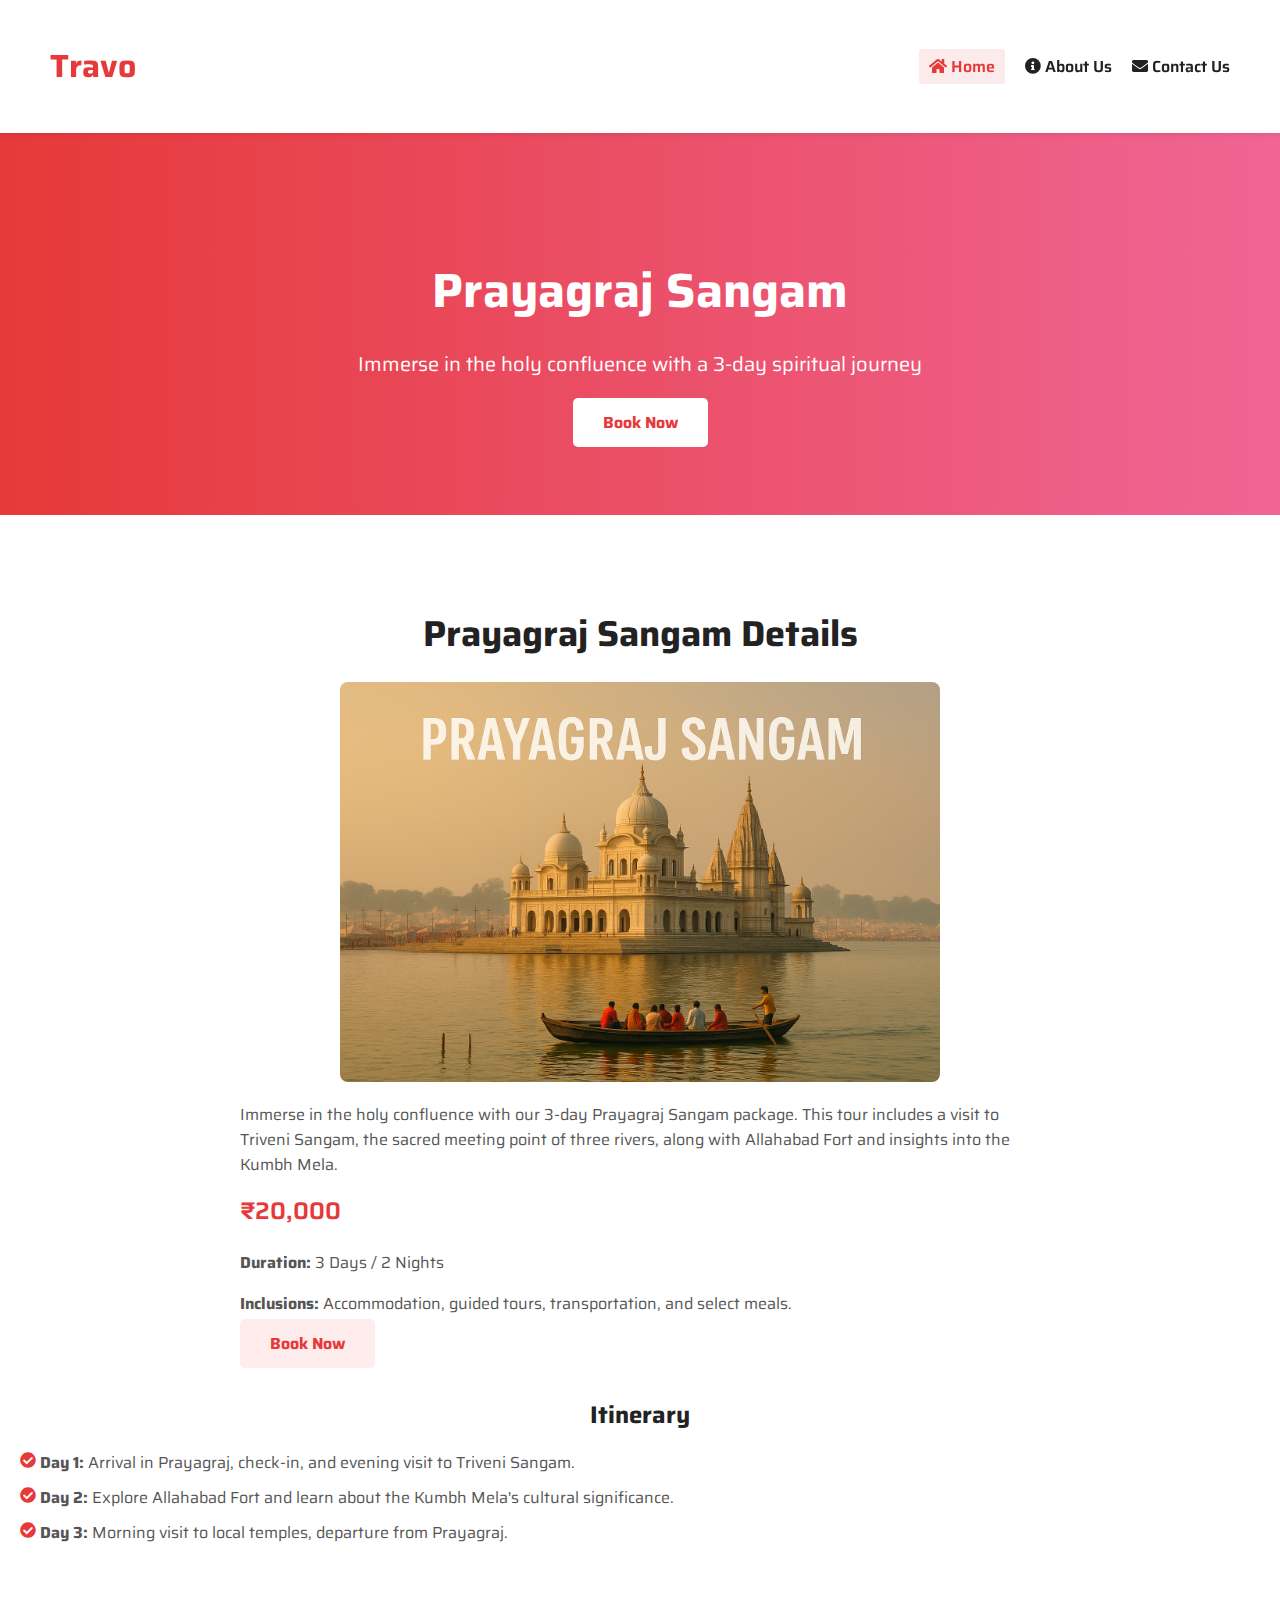
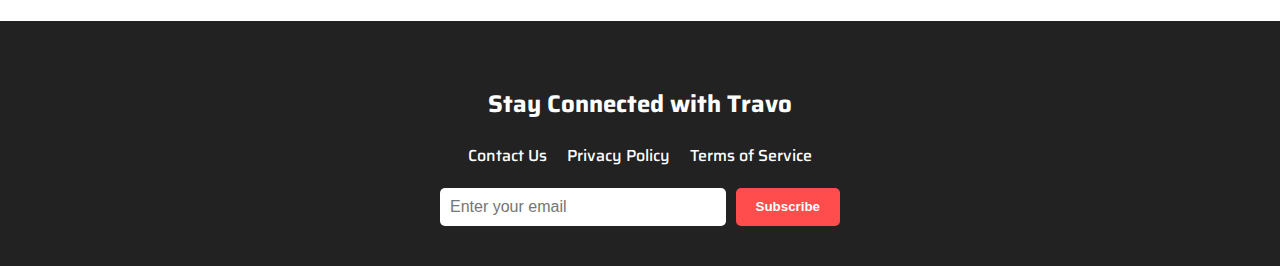
<file: book/prayagraj.html>
<!DOCTYPE html>
<html lang="en">
  <head>
    <meta charset="UTF-8" />
    <meta name="viewport" content="width=device-width, initial-scale=1.0" />
    <meta
      name="description"
      content="Discover the Prayagraj Sangam with Travo, a 3-day spiritual journey to the holy confluence of Triveni Sangam, including Allahabad Fort and Kumbh Mela insights."
    />
    <meta property="og:title" content="Travo | Prayagraj Sangam" />
    <meta
      property="og:description"
      content="Immerse in the sacred confluence with Travo's curated Prayagraj Sangam package."
    />
    <meta property="og:image" content="/images/prayagraj-og.jpg" />
    <meta property="og:url" content="https://www.travo.com/prayagraj" />
    <title>Travo | Prayagraj Sangam</title>
    <link rel="icon" href="../favicon.ico" type="image/x-icon" />

    <!-- Fonts -->
    <link rel="preconnect" href="https://fonts.googleapis.com" />
    <link rel="preconnect" href="https://fonts.gstatic.com" crossorigin />
    <link
      href="https://fonts.googleapis.com/css2?family=Saira:ital,wght@0,100..900;1,100..900&display=swap"
      rel="stylesheet"
    />
    <link
      rel="stylesheet"
      href="https://cdnjs.cloudflare.com/ajax/libs/font-awesome/5.15.1/css/all.min.css"
    />

    <!-- Custom CSS -->
    <link rel="stylesheet" href="../assets/css/_app-6tu7e993jke9dd.css">
  </head>
  <body>
    <header class="header">
      <div class="logo">
        <h1 class="logo-text">Travo</h1>
      </div>
      <button
        class="menu-toggle"
        aria-label="Toggle navigation"
        aria-expanded="false"
        type="button"
      >
        <span></span>
        <span></span>
        <span></span>
      </button>
      <nav class="nav-group" role="navigation" aria-label="Main navigation">
        <a class="nav-link" href="../" aria-current="page"
          ><i class="fas fa-home"></i> Home</a
        >
        <a class="nav-link" href="../about.html"
          ><i class="fas fa-info-circle"></i> About Us</a
        >
        <a class="nav-link" href="../contact.html"
          ><i class="fas fa-envelope"></i> Contact Us</a
        >
      </nav>
    </header>

    <section class="hero">
      <h2>Prayagraj Sangam</h2>
      <p>Immerse in the holy confluence with a 3-day spiritual journey</p>
      <a href="./prayagraj.html" class="cta-button" role="button">Book Now</a>
    </section>

    <section class="package-section">
      <h2>Prayagraj Sangam Details</h2>
      <div class="package-details">
        <img
          src="../assets/img/prayagraj.png"
          alt="Triveni Sangam confluence during Prayagraj tour"
          class="package-image"
          loading="lazy"
          onerror="this.src='https://placehold.co/600x400?text=Fallback+Image'"
        />
        <p>
          Immerse in the holy confluence with our 3-day Prayagraj Sangam
          package. This tour includes a visit to Triveni Sangam, the sacred
          meeting point of three rivers, along with Allahabad Fort and insights
          into the Kumbh Mela.
        </p>
        <div class="price">₹20,000</div>
        <p><strong>Duration:</strong> 3 Days / 2 Nights</p>
        <p>
          <strong>Inclusions:</strong> Accommodation, guided tours,
          transportation, and select meals.
        </p>
        <a href="./prayagraj.html" class="cta-button-book">Book Now</a>
      </div>
      <div class="itinerary">
        <h3>Itinerary</h3>
        <ul>
          <li>
            <strong>Day 1:</strong> Arrival in Prayagraj, check-in, and evening
            visit to Triveni Sangam.
          </li>
          <li>
            <strong>Day 2:</strong> Explore Allahabad Fort and learn about the
            Kumbh Mela's cultural significance.
          </li>
          <li>
            <strong>Day 3:</strong> Morning visit to local temples, departure
            from Prayagraj.
          </li>
        </ul>
      </div>
    </section>

    <footer class="footer">
      <h3>Stay Connected with Travo</h3>
      <div class="footer-links">
        <a href="./contact.html">Contact Us</a>
        <a href="./privacy.html">Privacy Policy</a>
        <a href="./terms.html">Terms of Service</a>
      </div>
      <form class="newsletter-form" id="newsletter-form">
        <input
          type="email"
          placeholder="Enter your email"
          aria-label="Email for newsletter"
          required
          pattern="[^\s@]+@[^\s@]+\.[^\s@]+"
        />
        <button type="submit">Subscribe</button>
      </form>
    </footer>

    <script>
      // DOM elements
      const menuToggle = document.querySelector(".menu-toggle");
      const navGroup = document.querySelector(".nav-group");
      const navLinks = document.querySelectorAll(".nav-link");
      const newsletterForm = document.querySelector("#newsletter-form");

      // Function to close mobile menu
      function closeMenu() {
        menuToggle.setAttribute("aria-expanded", "false");
        menuToggle.classList.remove("active");
        navGroup.classList.remove("active");
        document.removeEventListener("keydown", handleKeydown);
      }

      // Focus trapping for mobile menu
      function trapFocus() {
        const focusableElements = navGroup.querySelectorAll("a");
        const firstFocusable = focusableElements[0];
        const lastFocusable = focusableElements[focusableElements.length - 1];

        navGroup.addEventListener("keydown", (e) => {
          if (e.key === "Tab") {
            if (e.shiftKey && document.activeElement === firstFocusable) {
              e.preventDefault();
              lastFocusable.focus();
            } else if (
              !e.shiftKey &&
              document.activeElement === lastFocusable
            ) {
              e.preventDefault();
              firstFocusable.focus();
            }
          }
        });
      }

      // Handle Esc key to close menu
      function handleKeydown(e) {
        if (e.key === "Escape") {
          closeMenu();
          menuToggle.focus();
        }
      }

      // Hamburger menu toggle and focus management
      if (menuToggle && navGroup) {
        menuToggle.addEventListener("click", () => {
          const isExpanded =
            menuToggle.getAttribute("aria-expanded") === "true";
          menuToggle.setAttribute("aria-expanded", !isExpanded);
          menuToggle.classList.toggle("active");
          navGroup.classList.toggle("active");
          if (!isExpanded) {
            trapFocus();
            document.addEventListener("keydown", handleKeydown);
            navLinks[0].focus();
          } else {
            document.removeEventListener("keydown", handleKeydown);
          }
        });

        // Close menu on nav link click
        navLinks.forEach((link) => {
          link.addEventListener("click", () => {
            if (navGroup.classList.contains("active")) {
              closeMenu();
            }
          });
        });
      }

      // Newsletter form submission with simulated API call
      if (newsletterForm) {
        newsletterForm.addEventListener("submit", async (e) => {
          e.preventDefault();
          const email = newsletterForm.querySelector("input").value;
          const submitButton = newsletterForm.querySelector("button");
          const emailRegex = /^[^\s@]+@[^\s@]+\.[^\s@]+$/;
          const existingMessage = newsletterForm.querySelector(".form-message");
          if (existingMessage) existingMessage.remove();

          const message = document.createElement("p");
          message.classList.add("form-message");
          newsletterForm.appendChild(message);

          if (!emailRegex.test(email)) {
            message.textContent = "Please enter a valid email.";
            message.style.color = "red";
            setTimeout(() => message.remove(), 3000);
            return;
          }

          submitButton.textContent = "Subscribing...";
          submitButton.disabled = true;

          try {
            const response = await new Promise((resolve) =>
              setTimeout(() => resolve({ ok: true }), 1000)
            );
            if (response.ok) {
              message.textContent = "Thank you for subscribing!";
              message.style.color = "green";
              newsletterForm.reset();
            } else {
              message.textContent = "Subscription failed. Please try again.";
              message.style.color = "red";
            }
            setTimeout(() => message.remove(), 3000);
          } catch (error) {cta-button
            message.textContent = "An error occurred. Please try again later.";
            message.style.color = "red";
            setTimeout(() => message.remove(), 3000);
          } finally {
            submitButton.textContent = "Subscribe";
            submitButton.disabled = false;
          }
        });
      }

      // Handle Book Now button
      const bookButtons = document.querySelectorAll(".cta-button,.cta-button-book");
      bookButtons.forEach((button) => {
        button.addEventListener("click", (e) => {
          e.preventDefault();
          const packageName = "Prayagraj Sangam";
          window.location.href = `${e.target.href}?package=${encodeURIComponent(
            packageName
          )}`;
        });
      });
    </script>
  </body>
</html>
</file>
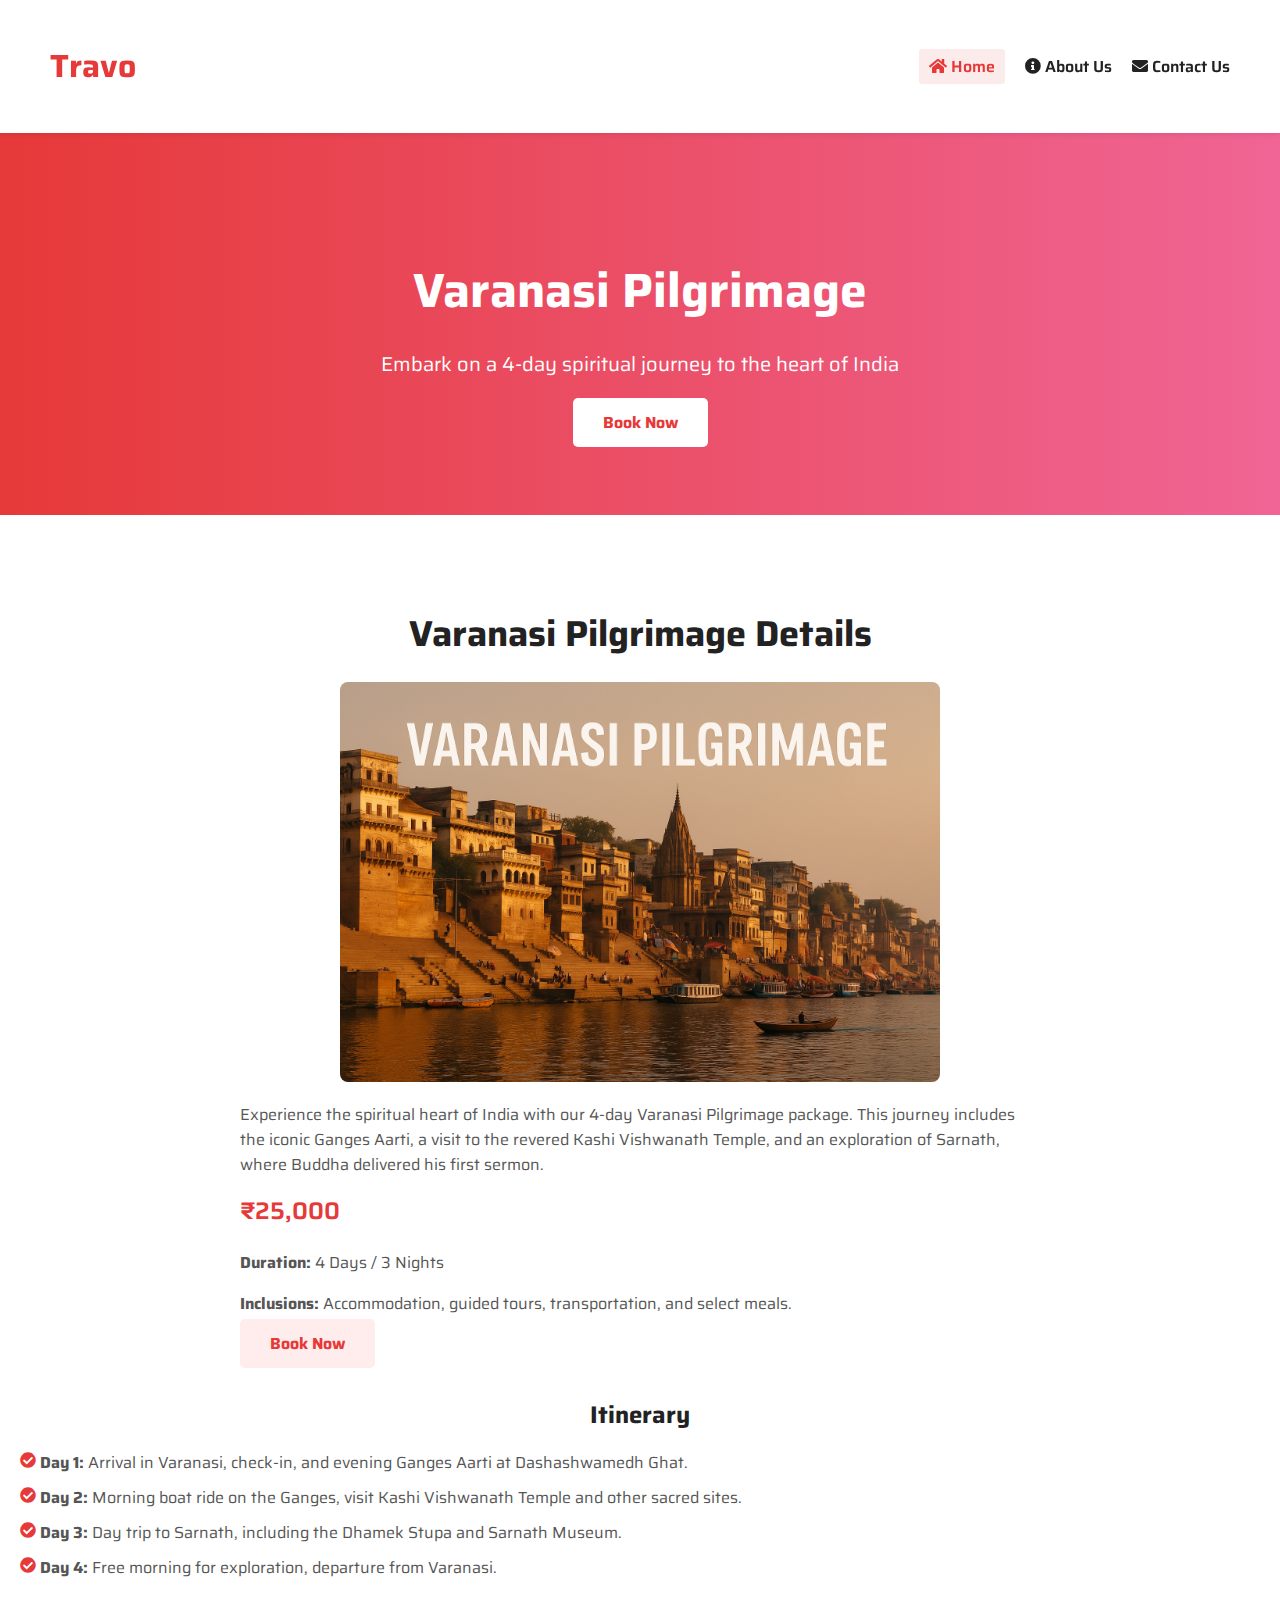
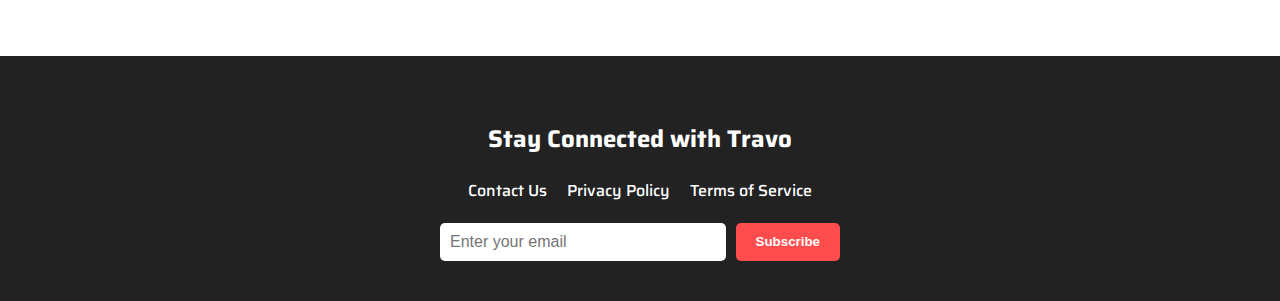
<file: book/varanasi.html>
<!DOCTYPE html>
<html lang="en">
  <head>
    <meta charset="UTF-8" />
    <meta name="viewport" content="width=device-width, initial-scale=1.0" />
    <meta
      name="description"
      content="Discover the Varanasi Pilgrimage with Travo, a 4-day spiritual journey including Ganges Aarti, Kashi Vishwanath Temple, and Sarnath."
    />
    <meta property="og:title" content="Travo | Varanasi Pilgrimage" />
    <meta
      property="og:description"
      content="Experience the spiritual heart of India with Travo's curated Varanasi Pilgrimage package."
    />
    <meta property="og:image" content="/images/varanasi-og.jpg" />
    <meta property="og:url" content="https://www.travo.com/varanasi" />
    <title>Travo | Varanasi Pilgrimage</title>
    <link rel="icon" href="/favicon.ico" type="image/x-icon" />

    <!-- Fonts -->
    <link rel="preconnect" href="https://fonts.googleapis.com" />
    <link rel="preconnect" href="https://fonts.gstatic.com" crossorigin />
    <link
      href="https://fonts.googleapis.com/css2?family=Saira:ital,wght@0,100..900;1,100..900&display=swap"
      rel="stylesheet"
    />
    <link
      rel="stylesheet"
      href="https://cdnjs.cloudflare.com/ajax/libs/font-awesome/5.15.1/css/all.min.css"
    />

    <!-- Custom CSS -->
    <link rel="stylesheet" href="../assets/css/_app-6tu7e993jke9dd.css" />
  </head>
  <body>
    <header class="header">
      <div class="logo">
        <h1 class="logo-text">Travo</h1>
      </div>
      <button
        class="menu-toggle"
        aria-label="Toggle navigation"
        aria-expanded="false"
        type="button"
      >
        <span></span>
        <span></span>
        <span></span>
      </button>
      <nav class="nav-group" role="navigation" aria-label="Main navigation">
        <a class="nav-link" href="../" aria-current="page"
          ><i class="fas fa-home"></i> Home</a
        >
        <a class="nav-link" href="/about.html"
          ><i class="fas fa-info-circle"></i> About Us</a
        >
        <a class="nav-link" href="/contact.html"
          ><i class="fas fa-envelope"></i> Contact Us</a
        >
      </nav>
    </header>

    <section class="hero">
      <h2>Varanasi Pilgrimage</h2>
      <p>Embark on a 4-day spiritual journey to the heart of India</p>
      <a href="/book/varanasi.html" class="cta-button" role="button">Book Now</a>
    </section>

    <section class="package-section">
      <h2>Varanasi Pilgrimage Details</h2>
      <div class="package-details">
        <img
          src="/assets/img/varanasi.png"
          alt="Sunset view of Ganges River during Varanasi Pilgrimage"
          class="package-image"
          loading="lazy"
          onerror="this.src='https://placehold.co/600x400?text=Fallback+Image'"
        />
        <p>
          Experience the spiritual heart of India with our 4-day Varanasi
          Pilgrimage package. This journey includes the iconic Ganges Aarti, a
          visit to the revered Kashi Vishwanath Temple, and an exploration of
          Sarnath, where Buddha delivered his first sermon.
        </p>
        <div class="price">₹25,000</div>
        <p><strong>Duration:</strong> 4 Days / 3 Nights</p>
        <p>
          <strong>Inclusions:</strong> Accommodation, guided tours,
          transportation, and select meals.
        </p>
        <a href="/book/varanasi.html" class="cta-button-book">Book Now</a>
      </div>
      <div class="itinerary">
        <h3>Itinerary</h3>
        <ul>
          <li>
            <strong>Day 1:</strong> Arrival in Varanasi, check-in, and evening
            Ganges Aarti at Dashashwamedh Ghat.
          </li>
          <li>
            <strong>Day 2:</strong> Morning boat ride on the Ganges, visit Kashi
            Vishwanath Temple and other sacred sites.
          </li>
          <li>
            <strong>Day 3:</strong> Day trip to Sarnath, including the Dhamek
            Stupa and Sarnath Museum.
          </li>
          <li>
            <strong>Day 4:</strong> Free morning for exploration, departure from
            Varanasi.
          </li>
        </ul>
      </div>
    </section>

    <footer class="footer">
      <h3>Stay Connected with Travo</h3>
      <div class="footer-links">
        <a href="/contact.html">Contact Us</a>
        <a href="/privacy.html">Privacy Policy</a>
        <a href="/terms.html">Terms of Service</a>
      </div>
      <form class="newsletter-form" id="newsletter-form">
        <input
          type="email"
          placeholder="Enter your email"
          aria-label="Email for newsletter"
          required
          pattern="[^\s@]+@[^\s@]+\.[^\s@]+"
        />
        <button type="submit">Subscribe</button>
      </form>
    </footer>

    <script>
      // DOM elements
      const menuToggle = document.querySelector(".menu-toggle");
      const navGroup = document.querySelector(".nav-group");
      const navLinks = document.querySelectorAll(".nav-link");
      const newsletterForm = document.querySelector("#newsletter-form");

      // Function to close mobile menu
      function closeMenu() {
        menuToggle.setAttribute("aria-expanded", "false");
        menuToggle.classList.remove("active");
        navGroup.classList.remove("active");
        document.removeEventListener("keydown", handleKeydown);
      }

      // Focus trapping for mobile menu
      function trapFocus() {
        const focusableElements = navGroup.querySelectorAll("a");
        const firstFocusable = focusableElements[0];
        const lastFocusable = focusableElements[focusableElements.length - 1];

        navGroup.addEventListener("keydown", (e) => {
          if (e.key === "Tab") {
            if (e.shiftKey && document.activeElement === firstFocusable) {
              e.preventDefault();
              lastFocusable.focus();
            } else if (
              !e.shiftKey &&
              document.activeElement === lastFocusable
            ) {
              e.preventDefault();
              firstFocusable.focus();
            }
          }
        });
      }

      // Handle Esc key to close menu
      function handleKeydown(e) {
        if (e.key === "Escape") {
          closeMenu();
          menuToggle.focus();
        }
      }

      // Hamburger menu toggle and focus management
      if (menuToggle && navGroup) {
        menuToggle.addEventListener("click", () => {
          const isExpanded =
            menuToggle.getAttribute("aria-expanded") === "true";
          menuToggle.setAttribute("aria-expanded", !isExpanded);
          menuToggle.classList.toggle("active");
          navGroup.classList.toggle("active");
          if (!isExpanded) {
            trapFocus();
            document.addEventListener("keydown", handleKeydown);
            navLinks[0].focus();
          } else {
            document.removeEventListener("keydown", handleKeydown);
          }
        });

        // Close menu on nav link click
        navLinks.forEach((link) => {
          link.addEventListener("click", () => {
            if (navGroup.classList.contains("active")) {
              closeMenu();
            }
          });
        });
      }

      // Newsletter form submission with simulated API call
      if (newsletterForm) {
        newsletterForm.addEventListener("submit", async (e) => {
          e.preventDefault();
          const email = newsletterForm.querySelector("input").value;
          const submitButton = newsletterForm.querySelector("button");
          const emailRegex = /^[^\s@]+@[^\s@]+\.[^\s@]+$/;
          const existingMessage = newsletterForm.querySelector(".form-message");
          if (existingMessage) existingMessage.remove();

          const message = document.createElement("p");
          message.classList.add("form-message");
          newsletterForm.appendChild(message);

          if (!emailRegex.test(email)) {
            message.textContent = "Please enter a valid email.";
            message.style.color = "red";
            setTimeout(() => message.remove(), 3000);
            return;
          }

          submitButton.textContent = "Subscribing...";
          submitButton.disabled = true;

          try {
            const response = await new Promise((resolve) =>
              setTimeout(() => resolve({ ok: true }), 1000)
            );
            if (response.ok) {
              message.textContent = "Thank you for subscribing!";
              message.style.color = "green";
              newsletterForm.reset();
            } else {
              message.textContent = "Subscription failed. Please try again.";
              message.style.color = "red";
            }
            setTimeout(() => message.remove(), 3000);
          } catch (error) {
            message.textContent = "An error occurred. Please try again later.";
            message.style.color = "red";
            setTimeout(() => message.remove(), 3000);
          } finally {
            submitButton.textContent = "Subscribe";
            submitButton.disabled = false;
          }
        });
      }

      // Handle Book Now button
      const bookButtons = document.querySelectorAll(".cta-button,.cta-button-book");
      bookButtons.forEach((button) => {
        button.addEventListener("click", (e) => {
          e.preventDefault();
          const packageName = "Varanasi Pilgrimage";
          window.location.href = `${e.target.href}?package=${encodeURIComponent(
            packageName
          )}`;
        });
      });
    </script>
  </body>
</html>
</file>
<file: assets/css/_app-6tu7e993jke9dd.css>
:root {
  --primary-color: #e63939;
  --secondary-color: #f06595;
  --text-color: #222;
  --bg-color: #f8f9fa;
  --white: #ffffff;
}

html {
  scroll-behavior: smooth;
}

body {
  margin: 0;
  font-family: "Saira", sans-serif;
  font-optical-sizing: auto;
  font-style: normal;
  background-color: var(--bg-color);
}

.header {
  display: flex;
  justify-content: space-between;
  align-items: center;
  padding: 20px 50px;
  background-color: var(--white);
  box-shadow: 0 2px 5px rgba(0, 0, 0, 0.08);
  position: sticky;
  top: 0;
  z-index: 10;
}

.logo-text {
  font-size: 32px;
  font-weight: 700;
  color: var(--primary-color);
}

.nav-group {
  display: flex;
  gap: 20px;
  position: relative;
}

.nav-link {
  text-decoration: none;
  font-weight: 600;
  color: var(--text-color);
  transition: color 0.3s ease;
  cursor: pointer;
  position: relative;
  padding: 5px 0;
}

.nav-link::after {
  content: "";
  position: absolute;
  width: 0;
  height: 2px;
  bottom: 0;
  left: 0;
  background-color: var(--primary-color);
  transition: width 0.3s ease;
}

.nav-link:hover::after,
.nav-link:focus::after {
  width: 100%;
}

.nav-link:hover,
.nav-link:focus {
  color: var(--primary-color);
}

.nav-link:focus {
  outline: 2px solid var(--primary-color);
  outline-offset: 2px;
}

.nav-link[aria-current="page"] {
  color: var(--primary-color);
  background-color: rgba(230, 57, 57, 0.1);
  border-radius: 3px;
  padding: 5px 10px;
}

.hero {
  text-align: center;
  padding: 80px 20px;
  background: linear-gradient(
    to right,
    var(--primary-color),
    var(--secondary-color)
  );
  color: var(--white);
  animation: fadeInUp 0.8s ease-out both;
}

.hero h2 {
  font-size: 48px;
  margin-bottom: 20px;
}

.hero p {
  font-size: 20px;
  margin-bottom: 30px;
}

.cta-button,
.cta-button-book {
  padding: 12px 30px;
  border: none;
  border-radius: 5px;
  font-weight: bold;
  text-decoration: none;
  cursor: pointer;
  transition: background-color 0.3s ease, transform 0.2s ease;
  will-change: transform;
}

.cta-button {
  background-color: var(--white);
  color: var(--primary-color);
}

.cta-button-book {
  background-color: #ffecec;
  color: var(--primary-color);
}

.cta-button:hover,
.cta-button:focus {
  background-color: #ffecec;
  transform: translateY(-2px);
}

.cta-button-book:hover,
.cta-button-book:focus {
  background-color: var(--primary-color);
  color: #ffecec;
}

.cta-button:focus {
  outline: 2px solid var(--primary-color);
  outline-offset: 2px;
}

.cta-button-book:focus {
  outline: 2px solid #ffecec;
  outline-offset: 2px;
}

.menu-toggle {
  display: none;
  flex-direction: column;
  cursor: pointer;
  gap: 5px;
  background: none;
  border: none;
  position: relative;
}

.menu-toggle span {
  width: 25px;
  height: 3px;
  background-color: var(--text-color);
  border-radius: 2px;
  transition: all 0.3s ease;
}

.menu-toggle.active span:nth-child(1) {
  transform: rotate(45deg) translate(5px, 5px);
}

.menu-toggle.active span:nth-child(2) {
  opacity: 0;
}

.menu-toggle.active span:nth-child(3) {
  transform: rotate(-45deg) translate(7px, -7px);
}

.packages {
  padding: 60px 20px;
  text-align: center;
  background-color: var(--white);
}

.packages h2 {
  font-size: 36px;
  color: var(--text-color);
  margin-bottom: 20px;
}

.search-bar {
  margin-bottom: 20px;
  max-width: 400px;
  margin-left: auto;
  margin-right: auto;
  display: flex;
  gap: 10px;
}

.search-bar input,
.search-bar select {
  padding: 10px;
  border: 1px solid #ccc;
  border-radius: 5px;
  font-size: 16px;
  flex: 1;
}

.search-bar select {
  flex: 0.5;
}

.search-results {
  font-size: 14px;
  color: #555;
  margin-bottom: 10px;
}

.package-grid {
  display: grid;
  grid-template-columns: repeat(auto-fit, minmax(280px, 1fr));
  gap: 20px;
  max-width: 1200px;
  margin: 0 auto;
}

.package-card {
  background-color: var(--bg-color);
  border-radius: 8px;
  overflow: hidden;
  max-width: 400px;
  box-shadow: 0 2px 5px rgba(0, 0, 0, 0.08);
  transition: transform 0.3s ease, box-shadow 0.3s ease;
}

.package-card:hover {
  transform: translateY(-5px);
  box-shadow: 0 8px 15px rgba(0, 0, 0, 0.1);
}

.home-package-image,
.package-image {
  width: 100%;
  max-width: 600px;
  height: auto;
  object-fit: cover;
  border-radius: 8px;
  display: block;
}

.package-image {
  margin: 20px auto;
}

.package-content {
  padding: 20px;
}

.package-content h3 {
  font-size: 24px;
  color: var(--text-color);
  margin-bottom: 10px;
}

.package-content p {
  font-size: 16px;
  color: #555;
  margin-bottom: 15px;
}

.package-content .price {
  font-size: 18px;
  font-weight: 600;
  color: var(--primary-color);
  margin-bottom: 15px;
}

.footer {
  background-color: var(--text-color);
  color: var(--white);
  padding: 40px 20px;
  text-align: center;
}

.footer h3 {
  font-size: 24px;
  margin-bottom: 20px;
}

.footer-links {
  display: flex;
  justify-content: center;
  gap: 20px;
  margin-bottom: 20px;
}

.footer-links a {
  color: var(--white);
  text-decoration: none;
  font-weight: 500;
  transition: color 0.3s ease;
}

.footer-links a:hover,
.footer-links a:focus {
  color: var(--primary-color);
}

.footer-links a:focus {
  outline: 2px solid var(--primary-color);
  outline-offset: 2px;
}

.newsletter-form {
  display: flex;
  justify-content: center;
  gap: 10px;
  max-width: 400px;
  margin: 0 auto;
  position: relative;
}

.newsletter-form input {
  padding: 10px;
  border: none;
  border-radius: 5px;
  font-size: 16px;
  flex: 1;
}

.newsletter-form button {
  padding: 10px 20px;
  background-color: #ff4c4c;
  color: var(--white);
  border: none;
  border-radius: 5px;
  font-weight: bold;
  cursor: pointer;
  transition: background-color 0.3s ease;
}

.newsletter-form button:hover,
.newsletter-form button:focus {
  background-color: #e63939;
}

.newsletter-form button:focus {
  outline: 2px solid var(--white);
  outline-offset: 2px;
}

.newsletter-form button:disabled {
  background-color: #ccc;
  cursor: not-allowed;
}

.form-message {
  position: absolute;
  bottom: -30px;
  width: 100%;
  text-align: center;
  font-size: 14px;
}

.about-section {
  padding: 60px 20px;
  text-align: center;
  background-color: var(--white);
}

.about-section h2 {
  font-size: 36px;
  color: var(--text-color);
  margin-bottom: 20px;
}

.about-section p {
  font-size: 18px;
  color: #555;
  max-width: 800px;
  margin: 0 auto 30px;
}

.team-grid {
  display: grid;
  grid-template-columns: repeat(auto-fit, minmax(250px, 1fr));
  gap: 20px;
  max-width: 1200px;
  margin: 0 auto;
}

.team-card {
  background-color: var(--bg-color);
  border-radius: 8px;
  overflow: hidden;
  box-shadow: 0 2px 5px rgba(0, 0, 0, 0.08);
  transition: transform 0.3s ease;
}

.team-card:hover {
  transform: translateY(-5px);
}

.team-image {
  width: 100%;
  object-fit: cover;
}

.team-content {
  padding: 20px;
}

.team-content h3 {
  font-size: 22px;
  color: var(--text-color);
  margin-bottom: 10px;
}

.team-content p {
  font-size: 16px;
  color: #555;
}

.contact-section {
  padding: 60px 20px;
  text-align: center;
  background-color: var(--white);
}

.contact-section h2 {
  font-size: 36px;
  color: var(--text-color);
  margin-bottom: 20px;
}

.contact-form {
  max-width: 600px;
  margin: 0 auto 40px;
  display: flex;
  flex-direction: column;
  gap: 15px;
}

.contact-form input,
.contact-form textarea {
  padding: 10px;
  border: 1px solid #ccc;
  border-radius: 5px;
  font-size: 16px;
  font-family: "Saira", sans-serif;
}

.contact-form textarea {
  resize: vertical;
  min-height: 100px;
}

.contact-form button {
  padding: 12px 30px;
  background-color: var(--primary-color);
  color: var(--white);
  border: none;
  border-radius: 5px;
  font-weight: bold;
  cursor: pointer;
  transition: background-color 0.3s ease;
}

.contact-form button:hover,
.contact-form button:focus {
  background-color: #e63939;
}

.contact-form button:disabled {
  background-color: #ccc;
  cursor: not-allowed;
}

.contact-details {
  max-width: 600px;
  margin: 0 auto;
  text-align: left;
}

.contact-details h3 {
  font-size: 24px;
  color: var(--text-color);
  margin-bottom: 15px;
}

.contact-details p {
  font-size: 16px;
  color: #555;
  margin-bottom: 10px;
}

.contact-details a {
  color: var(--primary-color);
  text-decoration: none;
}

.contact-details a:hover,
.contact-details a:focus {
  text-decoration: underline;
}

.map-placeholder {
  max-width: 600px;
  margin: 20px auto;
  height: 200px;
  background-color: #e0e0e0;
  display: flex;
  align-items: center;
  justify-content: center;
  border-radius: 8px;
}

.policy-section {
  padding: 60px 20px;
  max-width: 800px;
  margin: 0 auto;
  background-color: var(--white);
}

.policy-section h2 {
  font-size: 36px;
  color: var(--text-color);
  margin-bottom: 20px;
  text-align: center;
}

.policy-section h3 {
  font-size: 24px;
  color: var(--text-color);
  margin: 20px 0 10px;
}

.policy-section p {
  font-size: 16px;
  color: #555;
  margin-bottom: 15px;
}

.policy-section a {
  color: var(--primary-color);
  text-decoration: none;
}

.policy-section a:hover,
.policy-section a:focus {
  text-decoration: underline;
}

.terms-section {
  padding: 60px 20px;
  max-width: 800px;
  margin: 0 auto;
  background-color: var(--white);
}

.terms-section h2 {
  font-size: 36px;
  color: var(--text-color);
  margin-bottom: 20px;
  text-align: center;
}

.terms-section h3 {
  font-size: 24px;
  color: var(--text-color);
  margin: 20px 0 10px;
}

.terms-section p {
  font-size: 16px;
  color: #555;
  margin-bottom: 15px;
}

.terms-section a {
  color: var(--primary-color);
  text-decoration: none;
}

.terms-section a:hover,
.terms-section a:focus {
  text-decoration: underline;
}

.package-section {
  padding: 60px 20px;
  text-align: center;
  background-color: var(--white);
}

.package-section h2 {
  font-size: 36px;
  color: var(--text-color);
  margin-bottom: 20px;
}

.package-details {
  max-width: 800px;
  margin: 0 auto;
  text-align: left;
}

.package-details p {
  font-size: 16px;
  color: #555;
  margin-bottom: 15px;
}

.package-details .price {
  font-size: 24px;
  font-weight: 600;
  color: var(--primary-color);
  margin-bottom: 20px;
}

.itinerary {
  margin-top: 40px;
}

.itinerary h3 {
  font-size: 24px;
  color: var(--text-color);
  margin-bottom: 15px;
}

.itinerary ul {
  list-style: none;
  padding: 0;
  text-align: left;
}

.itinerary li {
  font-size: 16px;
  color: #555;
  margin-bottom: 10px;
  padding-left: 20px;
  position: relative;
}

.itinerary li::before {
  content: "\f058";
  font-family: "Font Awesome 5 Free";
  font-weight: 900;
  color: var(--primary-color);
  position: absolute;
  left: 0;
  top: 2px;
}

.form-section {
  padding: 60px 20px;
  text-align: center;
  background-color: var(--white);
}

.form-section h2 {
  font-size: 36px;
  color: var(--text-color);
  margin-bottom: 20px;
}

.form-container {
  max-width: 400px;
  margin: 0 auto;
  text-align: left;
}

.form-container form {
  display: flex;
  flex-direction: column;
  gap: 15px;
}

.form-container label {
  font-size: 16px;
  font-weight: 500;
  color: var(--text-color);
}

.form-container input {
  padding: 10px;
  border: 1px solid #ccc;
  border-radius: 5px;
  font-size: 16px;
  width: 100%;
  box-sizing: border-box;
}

.form-container input:focus {
  outline: 2px solid var(--primary-color);
  outline-offset: 2px;
}

.form-container button {
  padding: 12px;
  background-color: var(--primary-color);
  color: var(--white);
  border: none;
  border-radius: 5px;
  font-weight: bold;
  cursor: pointer;
  transition: background-color 0.3s ease;
}

.form-container button:hover,
.form-container button:focus {
  background-color: #ff4c4c;
}

.form-container button:focus {
  outline: 2px solid var(--primary-color);
  outline-offset: 2px;
}

.form-container button:disabled {
  background-color: #ccc;
  cursor: not-allowed;
}

.form-message {
  font-size: 14px;
  text-align: center;
  margin-top: 10px;
}

.form-links {
  margin-top: 15px;
  text-align: center;
}

.form-links a {
  color: var(--primary-color);
  text-decoration: none;
  font-weight: 500;
  transition: color 0.3s ease;
}

.form-links a:hover,
.form-links a:focus {
  color: #ff4c4c;
}

.form-links a:focus {
  outline: 2px solid var(--primary-color);
  outline-offset: 2px;
}

@keyframes fadeInUp {
  from {
    opacity: 0;
    transform: translateY(30px);
  }
  to {
    opacity: 1;
    transform: translateY(0);
  }
}

@keyframes slideIn {
  from {
    opacity: 0;
    transform: translateX(100%);
  }
  to {
    opacity: 1;
    transform: translateX(0);
  }
}

.nav-group.active {
  display: flex;
  animation: slideIn 0.3s ease-out forwards;
}

@media screen and (max-width: 768px) {
  .nav-group {
    display: none;
    flex-direction: column;
    background-color: rgba(255, 255, 255, 0.95);
    position: absolute;
    top: 80px;
    right: 20px;
    padding: 20px;
    border-radius: 8px;
    box-shadow: 0 4px 10px rgba(0, 0, 0, 0.1);
    z-index: 9;
    transform: translateX(100%);
    opacity: 0;
  }

  .nav-group.active {
    display: flex;
    transform: translateX(0);
    opacity: 1;
  }

  .nav-link {
    padding: 10px;
    text-align: right;
  }

  .nav-link::after {
    display: none;
  }

  .menu-toggle {
    display: flex;
    z-index: 11;
  }

  .hero {
    padding: 60px 20px;
  }

  .packages,
  .terms-section,
  .about-section,
  .contact-section,
  .policy-section,
  .package-section,
  .form-section {
    padding: 40px 20px;
  }

  .search-bar {
    flex-direction: column;
  }

  .search-bar select {
    width: 100%;
  }

  .footer-links {
    flex-direction: column;
    gap: 10px;
  }

  .newsletter-form {
    flex-direction: column;
  }

  .newsletter-form button {
    width: 100%;
  }
}
</file>
